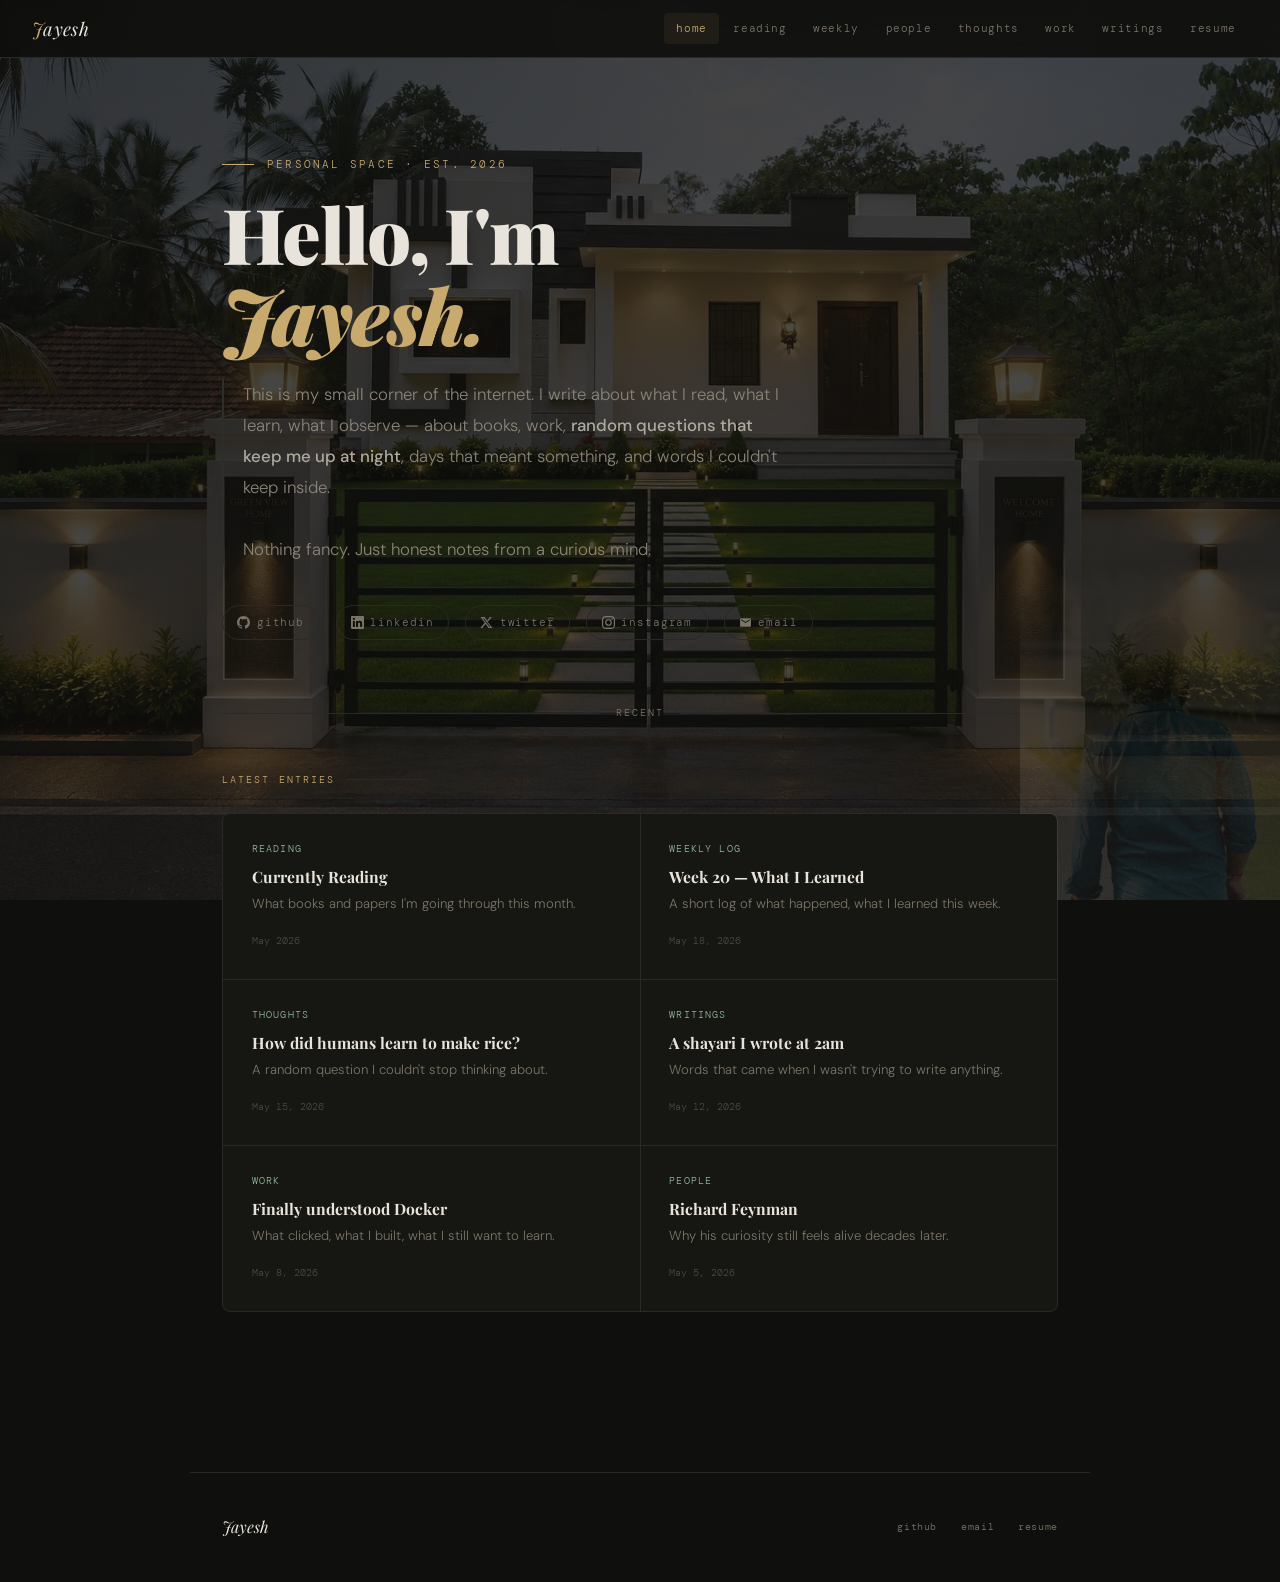
<file: index.html>
<!DOCTYPE html>
<html lang="en">
<head>
  <meta charset="UTF-8" />
  <meta name="viewport" content="width=device-width, initial-scale=1.0" />
  <title>Jayesh — Personal Space</title>
  <link rel="stylesheet" href="css/style.css" />
</head>
<body>

  <div class="site-bg"></div>

  <!-- Floating transparent portrait -->
  <div class="portrait-float">
    <img src="images/me.jpg" alt="" />
  </div>

  <!-- TOP NAV -->
  <header class="topbar">
    <div class="topbar-name"><span>J</span>ayesh</div>
    <nav class="topbar-nav">
      <a href="index.html" class="active">home</a>
      <a href="reading.html">reading</a>
      <a href="weekly.html">weekly</a>
      <a href="personalities.html">people</a>
      <a href="thoughts.html">thoughts</a>
      <a href="work.html">work</a>
      <a href="writings.html">writings</a>
      <a href="resume.html">resume</a>
    </nav>
  </header>

  <!-- HERO -->
  <section class="hero">
    <div class="hero-eyebrow">Personal space · Est. 2026</div>
    <h1>
      Hello, I'm
      <em>Jayesh.</em>
    </h1>
    <p class="hero-desc">
      This is my small corner of the internet. I write about what I read,
      what I learn, what I observe — about books, work,
      <strong>random questions that keep me up at night</strong>,
      days that meant something, and words I couldn't keep inside.<br /><br />
      Nothing fancy. Just honest notes from a curious mind.
    </p>

    <!-- SOCIAL LINKS — update your handles below -->
    <div class="social-links">

      <a class="social-link" href="https://github.com/Jayesh251" target="_blank">
        <svg viewBox="0 0 24 24"><path d="M12 0C5.37 0 0 5.37 0 12c0 5.3 3.44 9.8 8.2 11.38.6.1.82-.26.82-.58v-2.03c-3.34.72-4.04-1.6-4.04-1.6-.54-1.38-1.33-1.74-1.33-1.74-1.09-.74.08-.73.08-.73 1.2.08 1.84 1.24 1.84 1.24 1.07 1.83 2.8 1.3 3.49 1 .1-.78.42-1.31.76-1.61-2.67-.3-5.47-1.33-5.47-5.93 0-1.31.47-2.38 1.24-3.22-.13-.3-.54-1.52.12-3.17 0 0 1-.32 3.3 1.23a11.5 11.5 0 0 1 3-.4c1.02.005 2.04.14 3 .4 2.28-1.55 3.29-1.23 3.29-1.23.66 1.65.25 2.87.12 3.17.77.84 1.24 1.91 1.24 3.22 0 4.61-2.81 5.63-5.48 5.92.43.37.81 1.1.81 2.22v3.29c0 .32.22.7.83.58C20.57 21.8 24 17.3 24 12c0-6.63-5.37-12-12-12z"/></svg>
        github
      </a>

      <a class="social-link" href="https://linkedin.com/in/YOUR_LINKEDIN" target="_blank">
        <svg viewBox="0 0 24 24"><path d="M20.45 20.45h-3.55v-5.57c0-1.33-.03-3.04-1.85-3.04-1.85 0-2.13 1.45-2.13 2.94v5.67H9.37V9h3.41v1.56h.05c.48-.9 1.64-1.85 3.37-1.85 3.6 0 4.27 2.37 4.27 5.45v6.29zM5.34 7.43a2.06 2.06 0 1 1 0-4.12 2.06 2.06 0 0 1 0 4.12zm1.78 13.02H3.56V9h3.56v11.45zM22.23 0H1.77C.79 0 0 .77 0 1.72v20.56C0 23.23.79 24 1.77 24h20.46c.98 0 1.77-.77 1.77-1.72V1.72C24 .77 23.21 0 22.23 0z"/></svg>
        linkedin
      </a>

      <a class="social-link" href="https://twitter.com/YOUR_TWITTER" target="_blank">
        <svg viewBox="0 0 24 24"><path d="M18.24 2h3.54l-7.74 8.85L23 22h-7.13l-5.58-7.3L4.1 22H.55l8.28-9.46L1 2h7.3l5.04 6.6L18.24 2zm-1.24 18h1.96L7.12 4H5.02L17 20z"/></svg>
        twitter
      </a>

      <a class="social-link" href="https://instagram.com/YOUR_INSTAGRAM" target="_blank">
        <svg viewBox="0 0 24 24"><path d="M12 2.16c3.2 0 3.58.01 4.85.07 3.25.15 4.77 1.69 4.92 4.92.06 1.27.07 1.65.07 4.85 0 3.2-.01 3.58-.07 4.85-.15 3.23-1.66 4.77-4.92 4.92-1.27.06-1.64.07-4.85.07-3.2 0-3.58-.01-4.85-.07-3.26-.15-4.77-1.7-4.92-4.92C2.17 15.58 2.16 15.2 2.16 12c0-3.2.01-3.58.07-4.85C2.38 3.69 3.9 2.15 7.15 2.23 8.42 2.17 8.8 2.16 12 2.16zM12 0C8.74 0 8.33.01 7.05.07 2.7.27.27 2.7.07 7.05.01 8.33 0 8.74 0 12c0 3.26.01 3.67.07 4.95.2 4.36 2.62 6.78 6.98 6.98C8.33 23.99 8.74 24 12 24c3.26 0 3.67-.01 4.95-.07 4.35-.2 6.78-2.62 6.98-6.98.06-1.28.07-1.69.07-4.95 0-3.26-.01-3.67-.07-4.95-.2-4.35-2.62-6.78-6.98-6.98C15.67.01 15.26 0 12 0zm0 5.84a6.16 6.16 0 1 0 0 12.32A6.16 6.16 0 0 0 12 5.84zM12 16a4 4 0 1 1 0-8 4 4 0 0 1 0 8zm6.4-11.85a1.44 1.44 0 1 0 0 2.88 1.44 1.44 0 0 0 0-2.88z"/></svg>
        instagram
      </a>

      <a class="social-link" href="mailto:your@email.com">
        <svg viewBox="0 0 24 24"><path d="M20 4H4c-1.1 0-2 .9-2 2v12c0 1.1.9 2 2 2h16c1.1 0 2-.9 2-2V6c0-1.1-.9-2-2-2zm0 4l-8 5-8-5V6l8 5 8-5v2z"/></svg>
        email
      </a>

    </div>
  </section>

  <div class="divider"><span class="divider-text">recent</span></div>

  <!-- RECENT CARDS -->
  <main class="container">

    <p class="sec-label">Latest entries</p>

    <div class="cards">

      <div class="card">
        <span class="card-tag">Reading</span>
        <h4><a href="reading.html">Currently Reading</a></h4>
        <p>What books and papers I'm going through this month.</p>
        <span class="card-date">May 2026</span>
      </div>

      <div class="card">
        <span class="card-tag">Weekly Log</span>
        <h4><a href="weekly.html">Week 20 — What I Learned</a></h4>
        <p>A short log of what happened, what I learned this week.</p>
        <span class="card-date">May 18, 2026</span>
      </div>

      <div class="card">
        <span class="card-tag">Thoughts</span>
        <h4><a href="thoughts.html">How did humans learn to make rice?</a></h4>
        <p>A random question I couldn't stop thinking about.</p>
        <span class="card-date">May 15, 2026</span>
      </div>

      <div class="card">
        <span class="card-tag">Writings</span>
        <h4><a href="writings.html">A shayari I wrote at 2am</a></h4>
        <p>Words that came when I wasn't trying to write anything.</p>
        <span class="card-date">May 12, 2026</span>
      </div>

      <div class="card">
        <span class="card-tag">Work</span>
        <h4><a href="work.html">Finally understood Docker</a></h4>
        <p>What clicked, what I built, what I still want to learn.</p>
        <span class="card-date">May 8, 2026</span>
      </div>

      <div class="card">
        <span class="card-tag">People</span>
        <h4><a href="personalities.html">Richard Feynman</a></h4>
        <p>Why his curiosity still feels alive decades later.</p>
        <span class="card-date">May 5, 2026</span>
      </div>

    </div>

  </main>

  <footer>
    <span class="foot-name">Jayesh</span>
    <div class="foot-links">
      <a href="https://github.com/Jayesh251" target="_blank">github</a>
      <a href="mailto:your@email.com">email</a>
      <a href="resume.html">resume</a>
    </div>
  </footer>

</body>
</html>
</file>
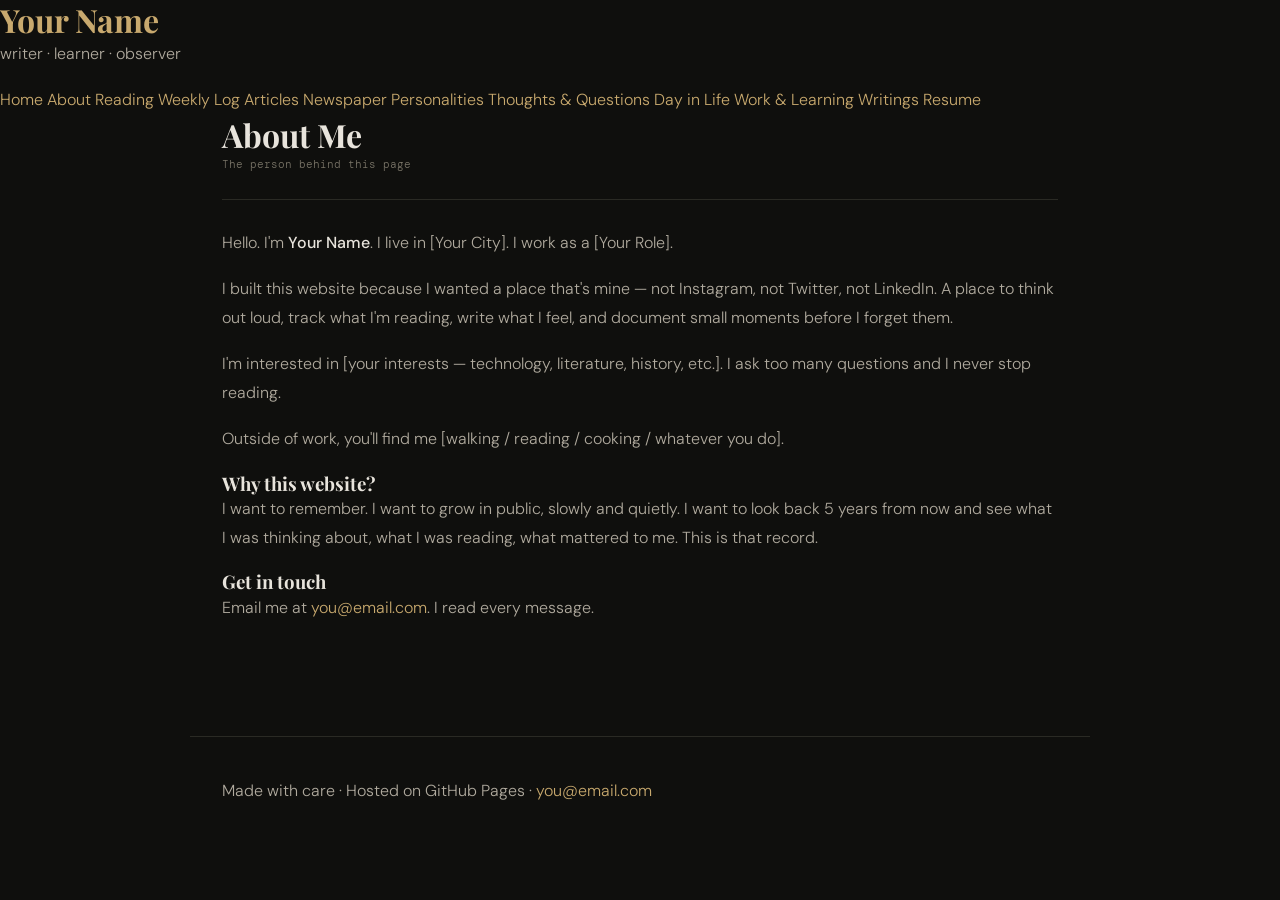
<file: about.html>
<!DOCTYPE html>
<html lang="en">
<head>
  <meta charset="UTF-8" />
  <meta name="viewport" content="width=device-width, initial-scale=1.0" />
  <title>About — Your Name</title>
  <link rel="stylesheet" href="css/style.css" />
  <link href="https://fonts.googleapis.com/css2?family=Lora:ital,wght@0,400;0,600;1,400&family=IBM+Plex+Mono:wght@400;500&display=swap" rel="stylesheet" />
</head>
<body>
  <div class="bg-image"></div>
  <header>
    <div class="header-inner">
      <h1 class="site-name"><a href="index.html">Your Name</a></h1>
      <p class="tagline">writer · learner · observer</p>
    </div>
  </header>
  <nav id="main-nav">
    <a href="index.html">Home</a>
    <a href="about.html" class="active">About</a>
    <a href="reading.html">Reading</a>
    <a href="weekly.html">Weekly Log</a>
    <a href="articles.html">Articles</a>
    <a href="newspaper.html">Newspaper</a>
    <a href="personalities.html">Personalities</a>
    <a href="thoughts.html">Thoughts & Questions</a>
    <a href="daylife.html">Day in Life</a>
    <a href="work.html">Work & Learning</a>
    <a href="writings.html">Writings</a>
    <a href="resume.html">Resume</a>
  </nav>
  <main class="container">
    <div class="post-content">
      <h1>About Me</h1>
      <p class="post-meta">The person behind this page</p>

      <!-- Add your photo here: <img src="images/me.jpg" alt="Your Name" style="width:160px;border-radius:50%;" /> -->

      <p>
        Hello. I'm <strong>Your Name</strong>. I live in [Your City]. I work as a [Your Role].
      </p>

      <p>
        I built this website because I wanted a place that's mine — not Instagram, 
        not Twitter, not LinkedIn. A place to think out loud, track what I'm reading, 
        write what I feel, and document small moments before I forget them.
      </p>

      <p>
        I'm interested in [your interests — technology, literature, history, etc.].
        I ask too many questions and I never stop reading.
      </p>

      <p>
        Outside of work, you'll find me [walking / reading / cooking / whatever you do].
      </p>

      <h3>Why this website?</h3>
      <p>
        I want to remember. I want to grow in public, slowly and quietly. 
        I want to look back 5 years from now and see what I was thinking about, 
        what I was reading, what mattered to me. 
        This is that record.
      </p>

      <h3>Get in touch</h3>
      <p>
        Email me at <a href="mailto:you@email.com">you@email.com</a>. 
        I read every message.
      </p>
    </div>
  </main>
  <footer>
    <p>Made with care · Hosted on GitHub Pages · <a href="mailto:you@email.com">you@email.com</a></p>
  </footer>
</body>
</html>
</file>
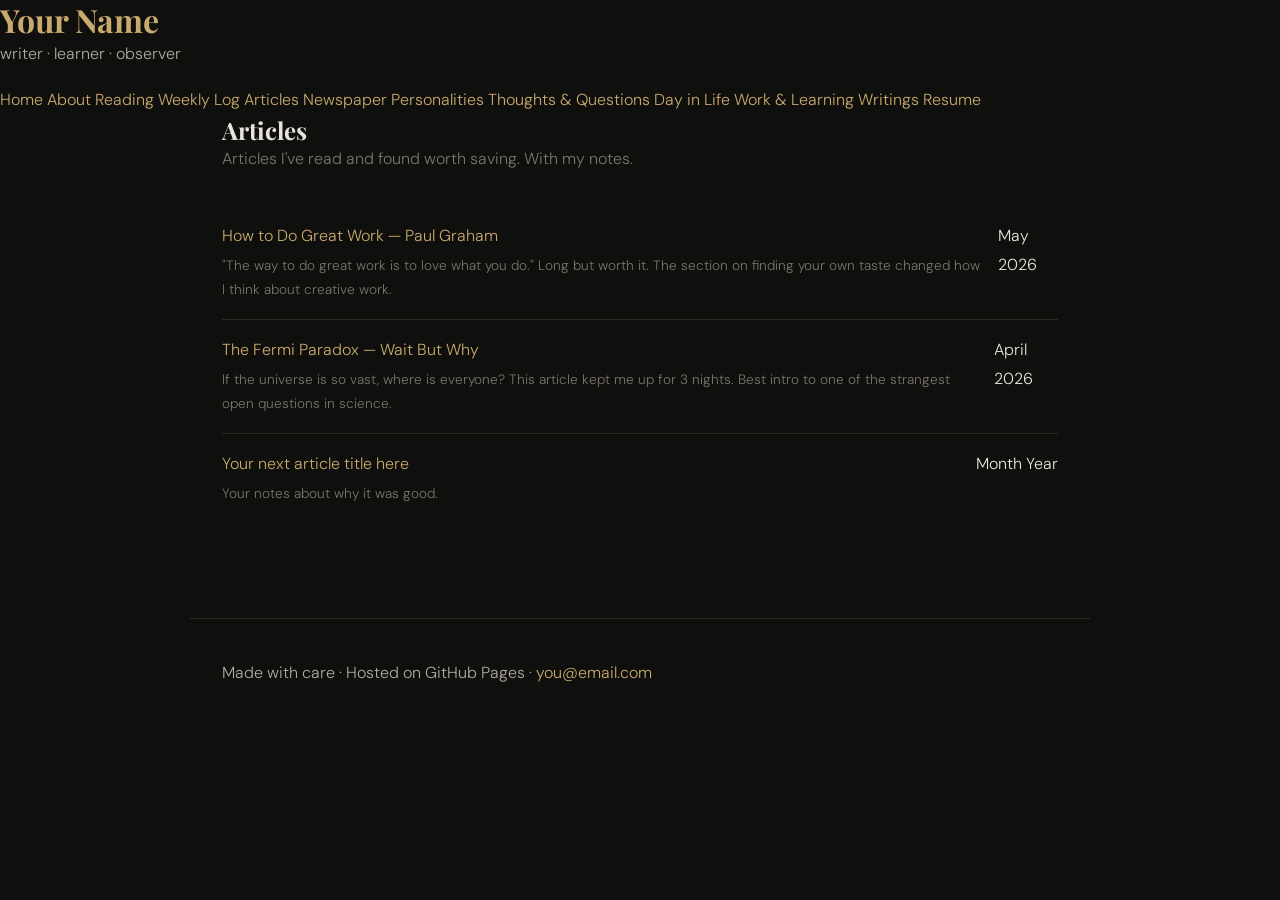
<file: articles.html>
<!DOCTYPE html>
<html lang="en">
<head>
  <meta charset="UTF-8" />
  <meta name="viewport" content="width=device-width, initial-scale=1.0" />
  <title>Articles — Your Name</title>
  <link rel="stylesheet" href="css/style.css" />
  <link href="https://fonts.googleapis.com/css2?family=Lora:ital,wght@0,400;0,600;1,400&family=IBM+Plex+Mono:wght@400;500&display=swap" rel="stylesheet" />
</head>
<body>
  <div class="bg-image"></div>
  <header>
    <div class="header-inner">
      <h1 class="site-name"><a href="index.html">Your Name</a></h1>
      <p class="tagline">writer · learner · observer</p>
    </div>
  </header>
  <nav id="main-nav">
    <a href="index.html">Home</a>
    <a href="about.html">About</a>
    <a href="reading.html">Reading</a>
    <a href="weekly.html">Weekly Log</a>
    <a href="articles.html" class="active">Articles</a>
    <a href="newspaper.html">Newspaper</a>
    <a href="personalities.html">Personalities</a>
    <a href="thoughts.html">Thoughts & Questions</a>
    <a href="daylife.html">Day in Life</a>
    <a href="work.html">Work & Learning</a>
    <a href="writings.html">Writings</a>
    <a href="resume.html">Resume</a>
  </nav>
  <main class="container">
    <h2>Articles</h2>
    <p style="color:var(--muted);margin-bottom:2rem;">Articles I've read and found worth saving. With my notes.</p>

    <ul class="post-list">

      <li>
        <div>
          <a class="post-title" href="https://paulgraham.com/do.html" target="_blank">How to Do Great Work — Paul Graham</a>
          <p style="font-size:0.85rem;color:var(--muted);margin:0.2rem 0 0;">
            "The way to do great work is to love what you do." Long but worth it. 
            The section on finding your own taste changed how I think about creative work.
          </p>
        </div>
        <span class="post-date">May 2026</span>
      </li>

      <li>
        <div>
          <a class="post-title" href="https://waitbutwhy.com/2014/05/fermi-paradox.html" target="_blank">The Fermi Paradox — Wait But Why</a>
          <p style="font-size:0.85rem;color:var(--muted);margin:0.2rem 0 0;">
            If the universe is so vast, where is everyone? This article kept me up for 3 nights. 
            Best intro to one of the strangest open questions in science.
          </p>
        </div>
        <span class="post-date">April 2026</span>
      </li>

      <li>
        <div>
          <a class="post-title" href="#" target="_blank">Your next article title here</a>
          <p style="font-size:0.85rem;color:var(--muted);margin:0.2rem 0 0;">Your notes about why it was good.</p>
        </div>
        <span class="post-date">Month Year</span>
      </li>

    </ul>

    <!-- 
    HOW TO ADD A NEW ARTICLE:
    Copy a <li> block above, update the link, title, and your notes.
    Put newest at the top.
    -->

  </main>
  <footer>
    <p>Made with care · Hosted on GitHub Pages · <a href="mailto:you@email.com">you@email.com</a></p>
  </footer>
</body>
</html>
</file>
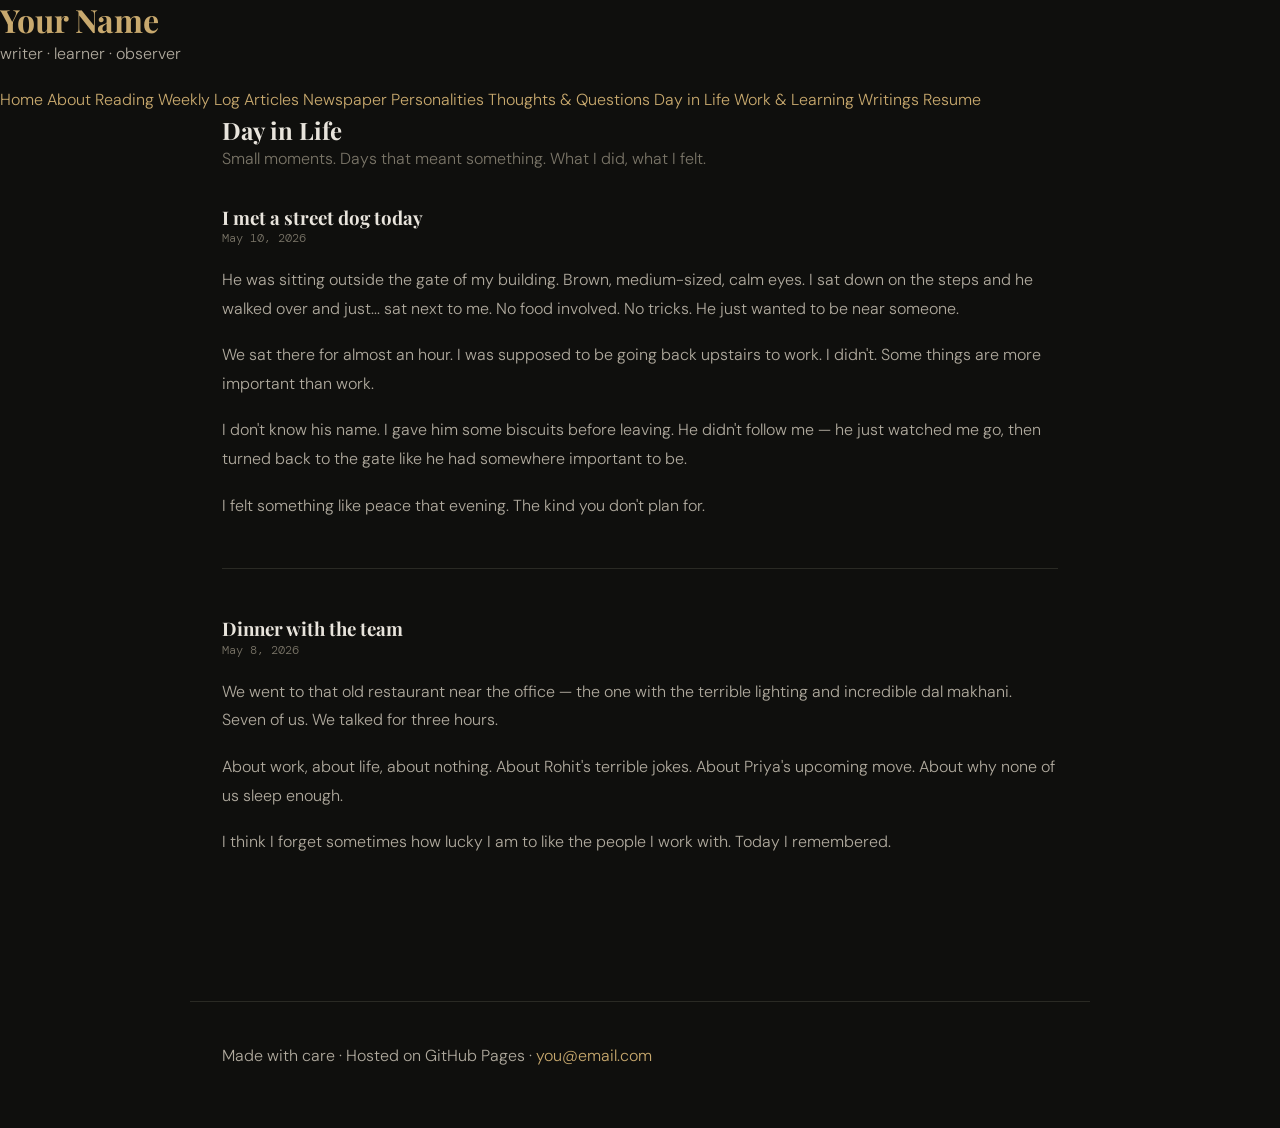
<file: daylife.html>
<!DOCTYPE html>
<html lang="en">
<head>
  <meta charset="UTF-8" />
  <meta name="viewport" content="width=device-width, initial-scale=1.0" />
  <title>Day in Life — Your Name</title>
  <link rel="stylesheet" href="css/style.css" />
  <link href="https://fonts.googleapis.com/css2?family=Lora:ital,wght@0,400;0,600;1,400&family=IBM+Plex+Mono:wght@400;500&display=swap" rel="stylesheet" />
</head>
<body>
  <div class="bg-image"></div>
  <header>
    <div class="header-inner">
      <h1 class="site-name"><a href="index.html">Your Name</a></h1>
      <p class="tagline">writer · learner · observer</p>
    </div>
  </header>
  <nav id="main-nav">
    <a href="index.html">Home</a>
    <a href="about.html">About</a>
    <a href="reading.html">Reading</a>
    <a href="weekly.html">Weekly Log</a>
    <a href="articles.html">Articles</a>
    <a href="newspaper.html">Newspaper</a>
    <a href="personalities.html">Personalities</a>
    <a href="thoughts.html">Thoughts & Questions</a>
    <a href="daylife.html" class="active">Day in Life</a>
    <a href="work.html">Work & Learning</a>
    <a href="writings.html">Writings</a>
    <a href="resume.html">Resume</a>
  </nav>
  <main class="container">
    <h2>Day in Life</h2>
    <p style="color:var(--muted);margin-bottom:2rem;">Small moments. Days that meant something. What I did, what I felt.</p>

    <div style="margin-bottom:3rem;">
      <h3>I met a street dog today</h3>
      <p style="font-family:var(--font-mono);font-size:0.72rem;color:var(--muted);margin-bottom:1rem;">May 10, 2026</p>
      <p>
        He was sitting outside the gate of my building. Brown, medium-sized, calm eyes. 
        I sat down on the steps and he walked over and just... sat next to me. 
        No food involved. No tricks. He just wanted to be near someone.
      </p>
      <p>
        We sat there for almost an hour. I was supposed to be going back upstairs to work. 
        I didn't. Some things are more important than work.
      </p>
      <p>
        I don't know his name. I gave him some biscuits before leaving. He didn't follow me — 
        he just watched me go, then turned back to the gate like he had somewhere important to be.
      </p>
      <p>
        I felt something like peace that evening. The kind you don't plan for.
      </p>
    </div>

    <hr style="border:none;border-top:1px solid var(--border);margin-bottom:3rem;" />

    <div style="margin-bottom:3rem;">
      <h3>Dinner with the team</h3>
      <p style="font-family:var(--font-mono);font-size:0.72rem;color:var(--muted);margin-bottom:1rem;">May 8, 2026</p>
      <p>
        We went to that old restaurant near the office — the one with the terrible lighting 
        and incredible dal makhani. Seven of us. We talked for three hours.
      </p>
      <p>
        About work, about life, about nothing. About Rohit's terrible jokes. 
        About Priya's upcoming move. About why none of us sleep enough.
      </p>
      <p>
        I think I forget sometimes how lucky I am to like the people I work with. 
        Today I remembered.
      </p>
    </div>

    <!-- 
    HOW TO ADD A NEW DAY:
    Copy a block above, paste it at the top, change the title, date, and write what happened.
    Keep it honest. Keep it simple. Write for your future self.
    -->

  </main>
  <footer>
    <p>Made with care · Hosted on GitHub Pages · <a href="mailto:you@email.com">you@email.com</a></p>
  </footer>
</body>
</html>
</file>
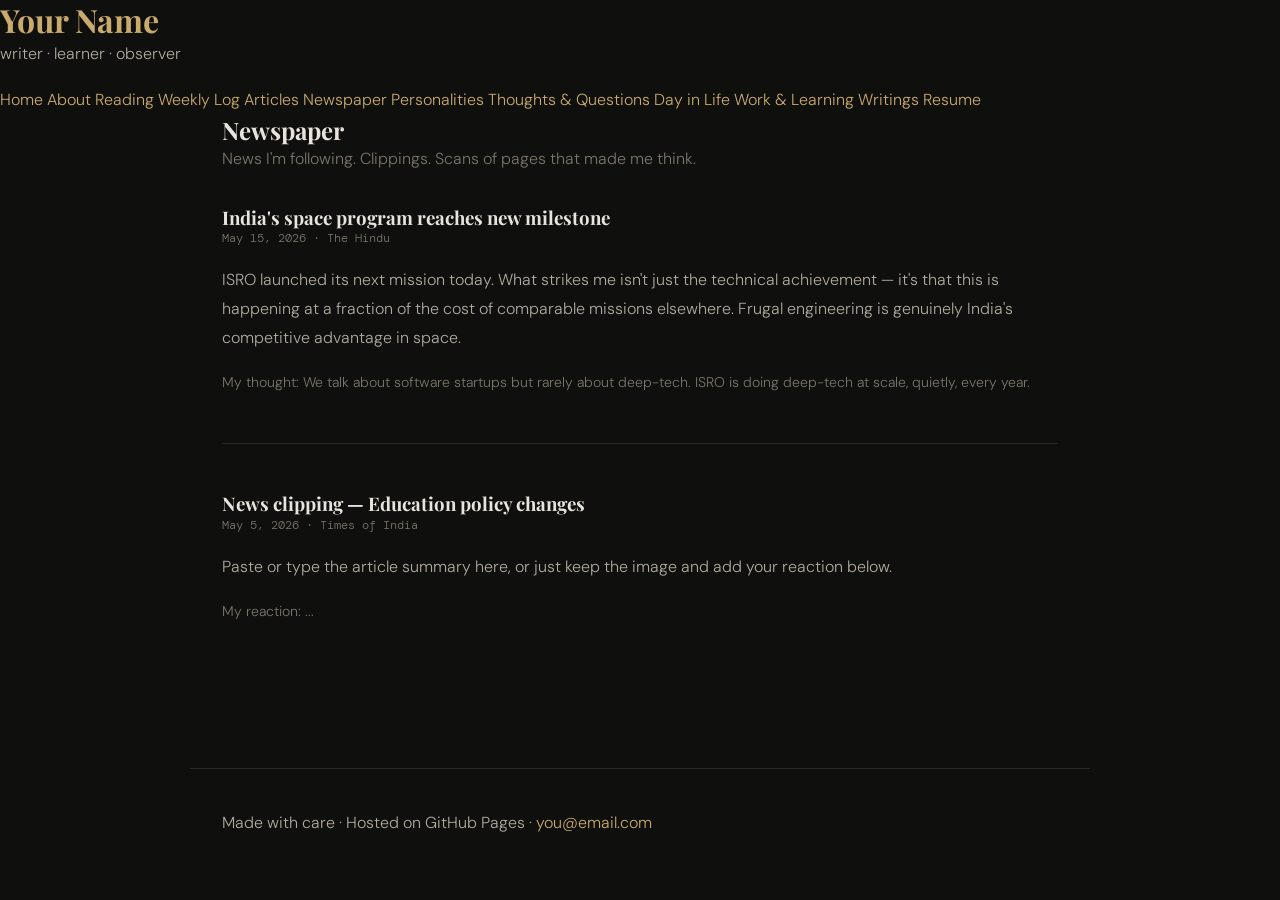
<file: newspaper.html>
<!DOCTYPE html>
<html lang="en">
<head>
  <meta charset="UTF-8" />
  <meta name="viewport" content="width=device-width, initial-scale=1.0" />
  <title>Newspaper — Your Name</title>
  <link rel="stylesheet" href="css/style.css" />
  <link href="https://fonts.googleapis.com/css2?family=Lora:ital,wght@0,400;0,600;1,400&family=IBM+Plex+Mono:wght@400;500&display=swap" rel="stylesheet" />
</head>
<body>
  <div class="bg-image"></div>
  <header>
    <div class="header-inner">
      <h1 class="site-name"><a href="index.html">Your Name</a></h1>
      <p class="tagline">writer · learner · observer</p>
    </div>
  </header>
  <nav id="main-nav">
    <a href="index.html">Home</a>
    <a href="about.html">About</a>
    <a href="reading.html">Reading</a>
    <a href="weekly.html">Weekly Log</a>
    <a href="articles.html">Articles</a>
    <a href="newspaper.html" class="active">Newspaper</a>
    <a href="personalities.html">Personalities</a>
    <a href="thoughts.html">Thoughts & Questions</a>
    <a href="daylife.html">Day in Life</a>
    <a href="work.html">Work & Learning</a>
    <a href="writings.html">Writings</a>
    <a href="resume.html">Resume</a>
  </nav>
  <main class="container">
    <h2>Newspaper</h2>
    <p style="color:var(--muted);margin-bottom:2rem;">News I'm following. Clippings. Scans of pages that made me think.</p>

    <div style="margin-bottom:3rem;">
      <h3>India's space program reaches new milestone</h3>
      <p style="font-family:var(--font-mono);font-size:0.72rem;color:var(--muted);margin-bottom:1rem;">May 15, 2026 · The Hindu</p>

      <p>
        ISRO launched its next mission today. What strikes me isn't just the technical achievement — 
        it's that this is happening at a fraction of the cost of comparable missions elsewhere.
        Frugal engineering is genuinely India's competitive advantage in space.
      </p>

      <!-- If you have a newspaper image, add it like this: -->
      <!-- <img src="images/newspaper-may15.jpg" alt="Newspaper clipping May 15" class="newspaper-img" /> -->

      <p style="font-size:0.88rem;color:var(--muted);">
        My thought: We talk about software startups but rarely about deep-tech. 
        ISRO is doing deep-tech at scale, quietly, every year.
      </p>
    </div>

    <hr style="border:none;border-top:1px solid var(--border);margin-bottom:3rem;" />

    <div style="margin-bottom:3rem;">
      <h3>News clipping — Education policy changes</h3>
      <p style="font-family:var(--font-mono);font-size:0.72rem;color:var(--muted);margin-bottom:1rem;">May 5, 2026 · Times of India</p>

      <!-- Uncomment and update the path when you add your image: -->
      <!-- <img src="images/newspaper-may5.jpg" alt="Education news clipping" class="newspaper-img" /> -->

      <p>Paste or type the article summary here, or just keep the image and add your reaction below.</p>

      <p style="font-size:0.88rem;color:var(--muted);">My reaction: ...</p>
    </div>

    <!-- 
    HOW TO ADD A NEWSPAPER ENTRY WITH IMAGE:
    1. Take a photo of the newspaper page
    2. Copy it into the images/ folder: cp ~/Downloads/photo.jpg images/newspaper-date.jpg
    3. Add this block:

    <div style="margin-bottom:3rem;">
      <h3>Headline you want to save</h3>
      <p style="font-family:var(--font-mono);font-size:0.72rem;color:var(--muted);margin-bottom:1rem;">DATE · Source</p>
      <img src="images/newspaper-date.jpg" alt="description" class="newspaper-img" />
      <p>Your thoughts about this news.</p>
    </div>
    -->

  </main>
  <footer>
    <p>Made with care · Hosted on GitHub Pages · <a href="mailto:you@email.com">you@email.com</a></p>
  </footer>
</body>
</html>
</file>
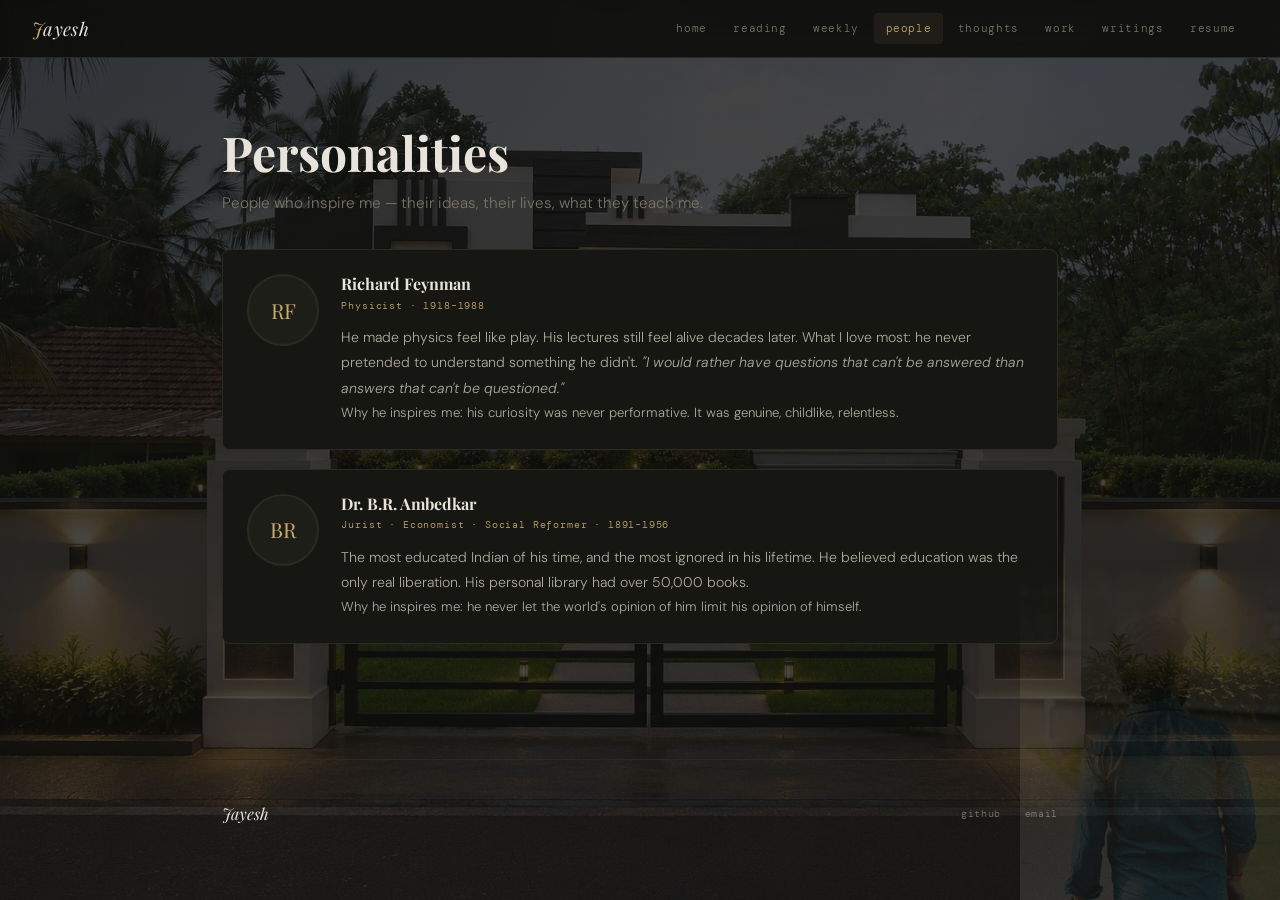
<file: personalities.html>
<!DOCTYPE html>
<html lang="en">
<head>
  <meta charset="UTF-8" /><meta name="viewport" content="width=device-width, initial-scale=1.0" />
  <title>People — Jayesh</title>
  <link rel="stylesheet" href="css/style.css" />
</head>
<body>
  <div class="site-bg"></div>
  <div class="portrait-float"><img src="images/me.jpg" alt="" /></div>

  <header class="topbar">
    <div class="topbar-name"><span>J</span>ayesh</div>
    <nav class="topbar-nav">
      <a href="index.html">home</a>
      <a href="reading.html">reading</a>
      <a href="weekly.html">weekly</a>
      <a href="personalities.html" class="active">people</a>
      <a href="thoughts.html">thoughts</a>
      <a href="work.html">work</a>
      <a href="writings.html">writings</a>
      <a href="resume.html">resume</a>
    </nav>
  </header>

  <div class="page-header">
    <h2>Personalities</h2>
    <p>People who inspire me — their ideas, their lives, what they teach me.</p>
  </div>

  <main class="container">

    <div class="person-card">
      <div class="person-avatar">RF</div>
      <div>
        <h4>Richard Feynman</h4>
        <span class="role">Physicist · 1918–1988</span>
        <p>He made physics feel like play. His lectures still feel alive decades later. What I love most: he never pretended to understand something he didn't. <em>"I would rather have questions that can't be answered than answers that can't be questioned."</em></p>
        <p style="font-size:0.82rem;">Why he inspires me: his curiosity was never performative. It was genuine, childlike, relentless.</p>
      </div>
    </div>

    <div class="person-card">
      <div class="person-avatar">BR</div>
      <div>
        <h4>Dr. B.R. Ambedkar</h4>
        <span class="role">Jurist · Economist · Social Reformer · 1891–1956</span>
        <p>The most educated Indian of his time, and the most ignored in his lifetime. He believed education was the only real liberation. His personal library had over 50,000 books.</p>
        <p style="font-size:0.82rem;">Why he inspires me: he never let the world's opinion of him limit his opinion of himself.</p>
      </div>
    </div>

    <!-- TO ADD: copy a person-card block, update initials, name, role, and description -->
    <!-- To add a photo: put it in images/, replace the avatar div with:
         <div class="person-avatar"><img src="images/name.jpg" alt="Name" /></div> -->

  </main>

  <footer>
    <span class="foot-name">Jayesh</span>
    <div class="foot-links">
      <a href="https://github.com/Jayesh251" target="_blank">github</a>
      <a href="mailto:your@email.com">email</a>
    </div>
  </footer>
</body>
</html>
</file>
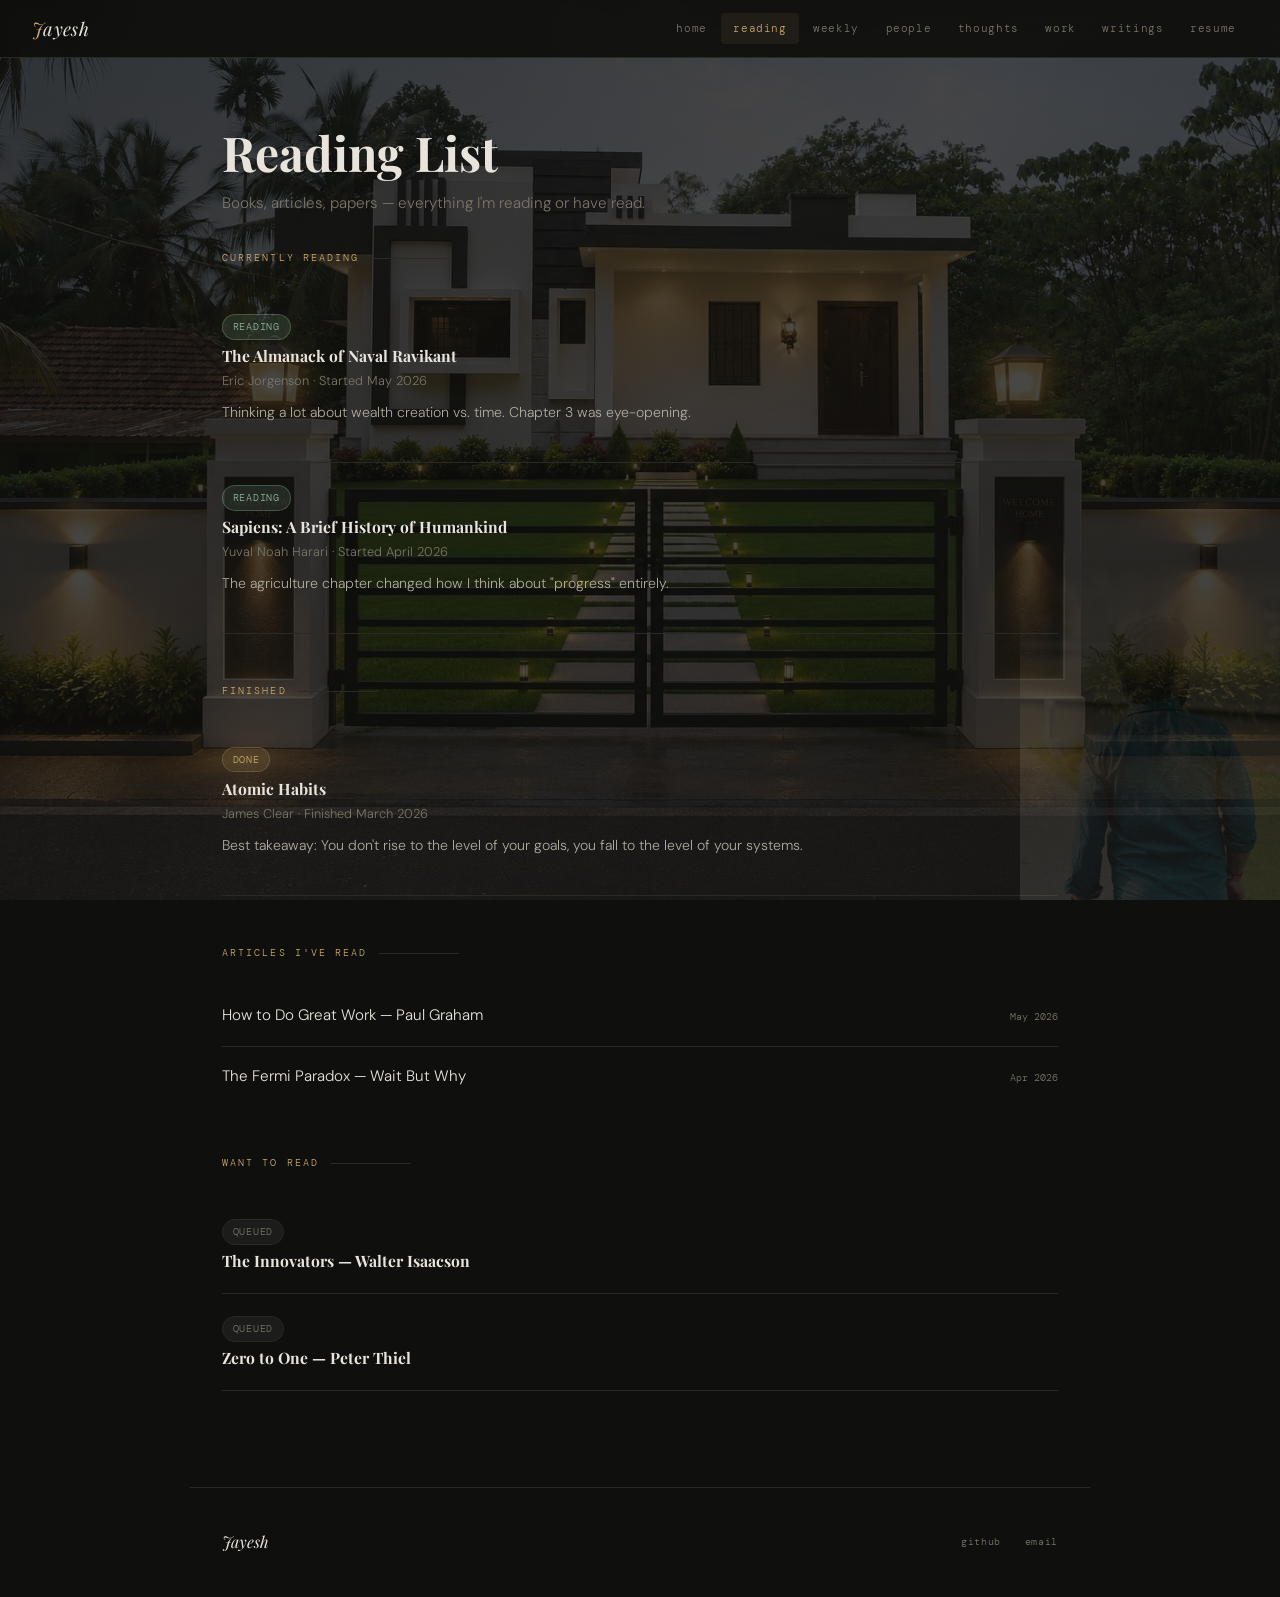
<file: reading.html>
<!DOCTYPE html>
<html lang="en">
<head>
  <meta charset="UTF-8" /><meta name="viewport" content="width=device-width, initial-scale=1.0" />
  <title>Reading — Jayesh</title>
  <link rel="stylesheet" href="css/style.css" />
</head>
<body>
  <div class="site-bg"></div>
  <div class="portrait-float"><img src="images/me.jpg" alt="" /></div>

  <header class="topbar">
    <div class="topbar-name"><span>J</span>ayesh</div>
    <nav class="topbar-nav">
      <a href="index.html">home</a>
      <a href="reading.html" class="active">reading</a>
      <a href="weekly.html">weekly</a>
      <a href="personalities.html">people</a>
      <a href="thoughts.html">thoughts</a>
      <a href="work.html">work</a>
      <a href="writings.html">writings</a>
      <a href="resume.html">resume</a>
    </nav>
  </header>

  <div class="page-header">
    <h2>Reading List</h2>
    <p>Books, articles, papers — everything I'm reading or have read.</p>
  </div>

  <main class="container">

    <p class="sec-label">Currently reading</p>

    <div class="reading-item">
      <span class="badge badge-reading">Reading</span>
      <h4>The Almanack of Naval Ravikant</h4>
      <p class="author">Eric Jorgenson · Started May 2026</p>
      <p class="note">Thinking a lot about wealth creation vs. time. Chapter 3 was eye-opening.</p>
    </div>

    <div class="reading-item">
      <span class="badge badge-reading">Reading</span>
      <h4>Sapiens: A Brief History of Humankind</h4>
      <p class="author">Yuval Noah Harari · Started April 2026</p>
      <p class="note">The agriculture chapter changed how I think about "progress" entirely.</p>
    </div>

    <p class="sec-label" style="margin-top:3rem;">Finished</p>

    <div class="reading-item">
      <span class="badge badge-done">Done</span>
      <h4>Atomic Habits</h4>
      <p class="author">James Clear · Finished March 2026</p>
      <p class="note">Best takeaway: You don't rise to the level of your goals, you fall to the level of your systems.</p>
    </div>

    <p class="sec-label" style="margin-top:3rem;">Articles I've read</p>

    <ul class="post-list">
      <li>
        <a class="title" href="https://paulgraham.com/do.html" target="_blank">How to Do Great Work — Paul Graham</a>
        <span class="date">May 2026</span>
      </li>
      <li>
        <a class="title" href="https://waitbutwhy.com/2014/05/fermi-paradox.html" target="_blank">The Fermi Paradox — Wait But Why</a>
        <span class="date">Apr 2026</span>
      </li>
    </ul>

    <p class="sec-label" style="margin-top:3rem;">Want to read</p>

    <div class="reading-item">
      <span class="badge badge-want">Queued</span>
      <h4>The Innovators — Walter Isaacson</h4>
    </div>
    <div class="reading-item">
      <span class="badge badge-want">Queued</span>
      <h4>Zero to One — Peter Thiel</h4>
    </div>

  </main>

  <footer>
    <span class="foot-name">Jayesh</span>
    <div class="foot-links">
      <a href="https://github.com/Jayesh251" target="_blank">github</a>
      <a href="mailto:your@email.com">email</a>
    </div>
  </footer>
</body>
</html>
</file>
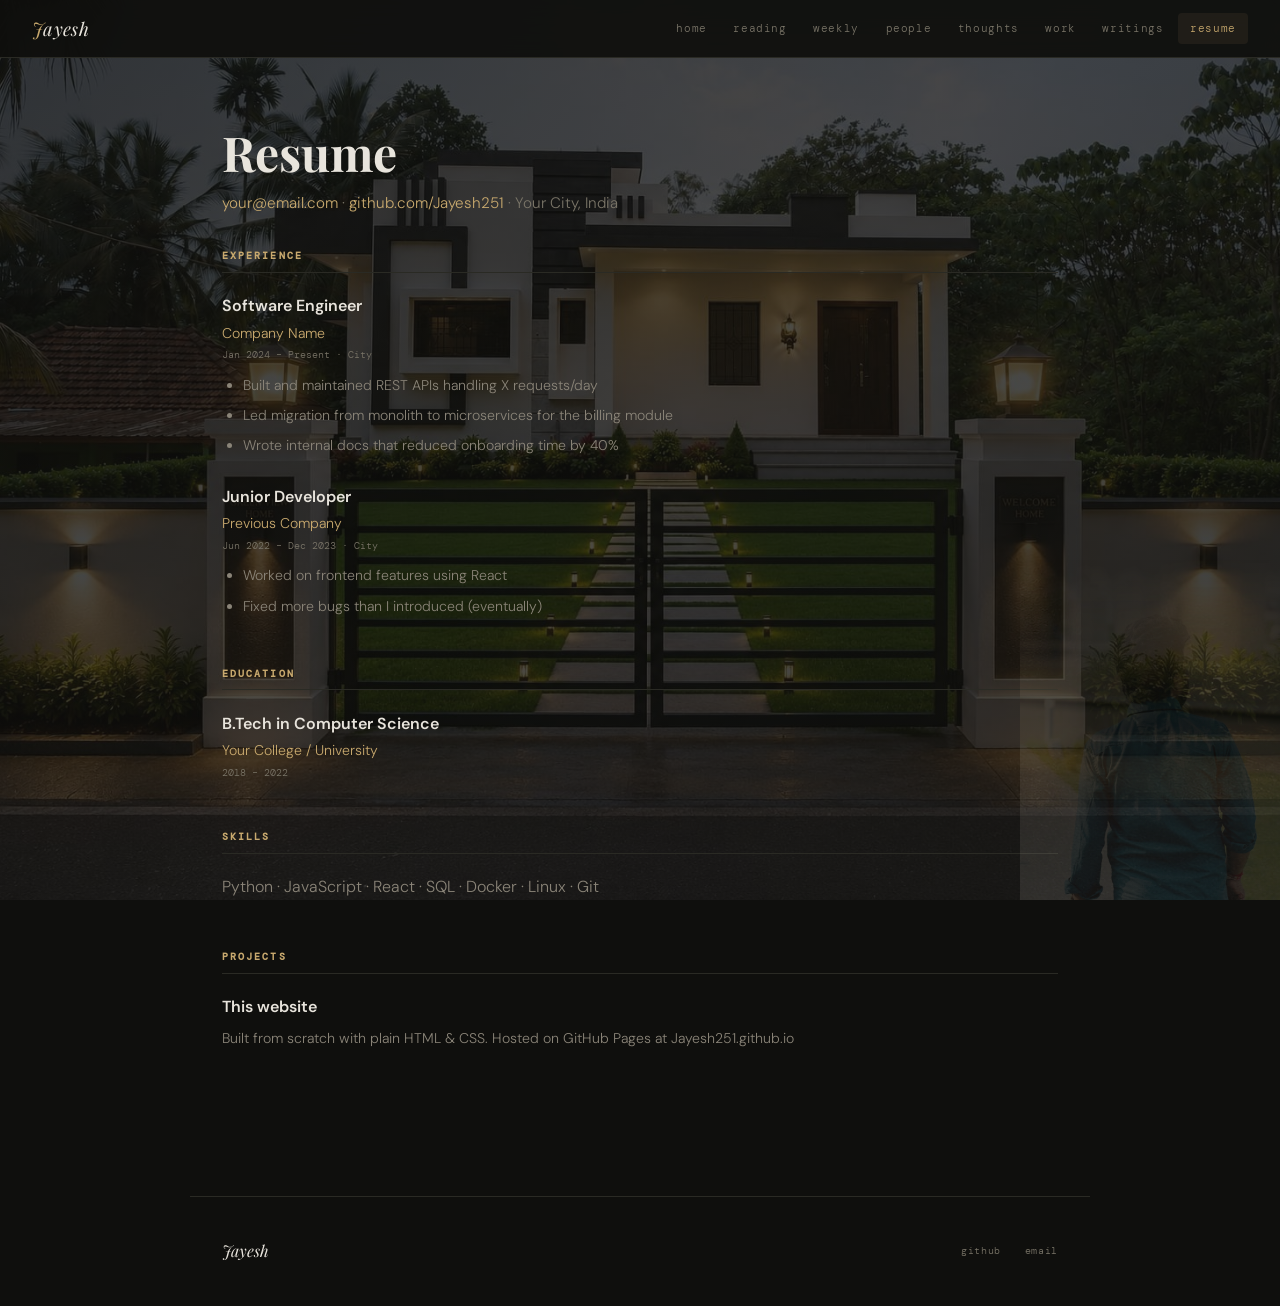
<file: resume.html>
<!DOCTYPE html>
<html lang="en">
<head>
  <meta charset="UTF-8" /><meta name="viewport" content="width=device-width, initial-scale=1.0" />
  <title>Resume — Jayesh</title>
  <link rel="stylesheet" href="css/style.css" />
</head>
<body>
  <div class="site-bg"></div>
  <div class="portrait-float"><img src="images/me.jpg" alt="" /></div>

  <header class="topbar">
    <div class="topbar-name"><span>J</span>ayesh</div>
    <nav class="topbar-nav">
      <a href="index.html">home</a>
      <a href="reading.html">reading</a>
      <a href="weekly.html">weekly</a>
      <a href="personalities.html">people</a>
      <a href="thoughts.html">thoughts</a>
      <a href="work.html">work</a>
      <a href="writings.html">writings</a>
      <a href="resume.html" class="active">resume</a>
    </nav>
  </header>

  <div class="page-header">
    <h2>Resume</h2>
    <p>
      <a href="mailto:your@email.com">your@email.com</a> ·
      <a href="https://github.com/Jayesh251" target="_blank">github.com/Jayesh251</a> ·
      Your City, India
    </p>
  </div>

  <main class="container">

    <div class="resume-block">
      <h3>Experience</h3>

      <div class="job">
        <div class="title">Software Engineer</div>
        <div class="company">Company Name</div>
        <div class="period">Jan 2024 – Present · City</div>
        <ul>
          <li>Built and maintained REST APIs handling X requests/day</li>
          <li>Led migration from monolith to microservices for the billing module</li>
          <li>Wrote internal docs that reduced onboarding time by 40%</li>
        </ul>
      </div>

      <div class="job">
        <div class="title">Junior Developer</div>
        <div class="company">Previous Company</div>
        <div class="period">Jun 2022 – Dec 2023 · City</div>
        <ul>
          <li>Worked on frontend features using React</li>
          <li>Fixed more bugs than I introduced (eventually)</li>
        </ul>
      </div>
    </div>

    <div class="resume-block">
      <h3>Education</h3>
      <div class="job">
        <div class="title">B.Tech in Computer Science</div>
        <div class="company">Your College / University</div>
        <div class="period">2018 – 2022</div>
      </div>
    </div>

    <div class="resume-block">
      <h3>Skills</h3>
      <p style="color:#8a8478;">Python · JavaScript · React · SQL · Docker · Linux · Git</p>
    </div>

    <div class="resume-block">
      <h3>Projects</h3>
      <div class="job">
        <div class="title">This website</div>
        <p style="font-size:0.88rem;color:#8a8478;margin-top:0.3rem;">Built from scratch with plain HTML & CSS. Hosted on GitHub Pages at Jayesh251.github.io</p>
      </div>
    </div>

  </main>

  <footer>
    <span class="foot-name">Jayesh</span>
    <div class="foot-links">
      <a href="https://github.com/Jayesh251" target="_blank">github</a>
      <a href="mailto:your@email.com">email</a>
    </div>
  </footer>
</body>
</html>
</file>
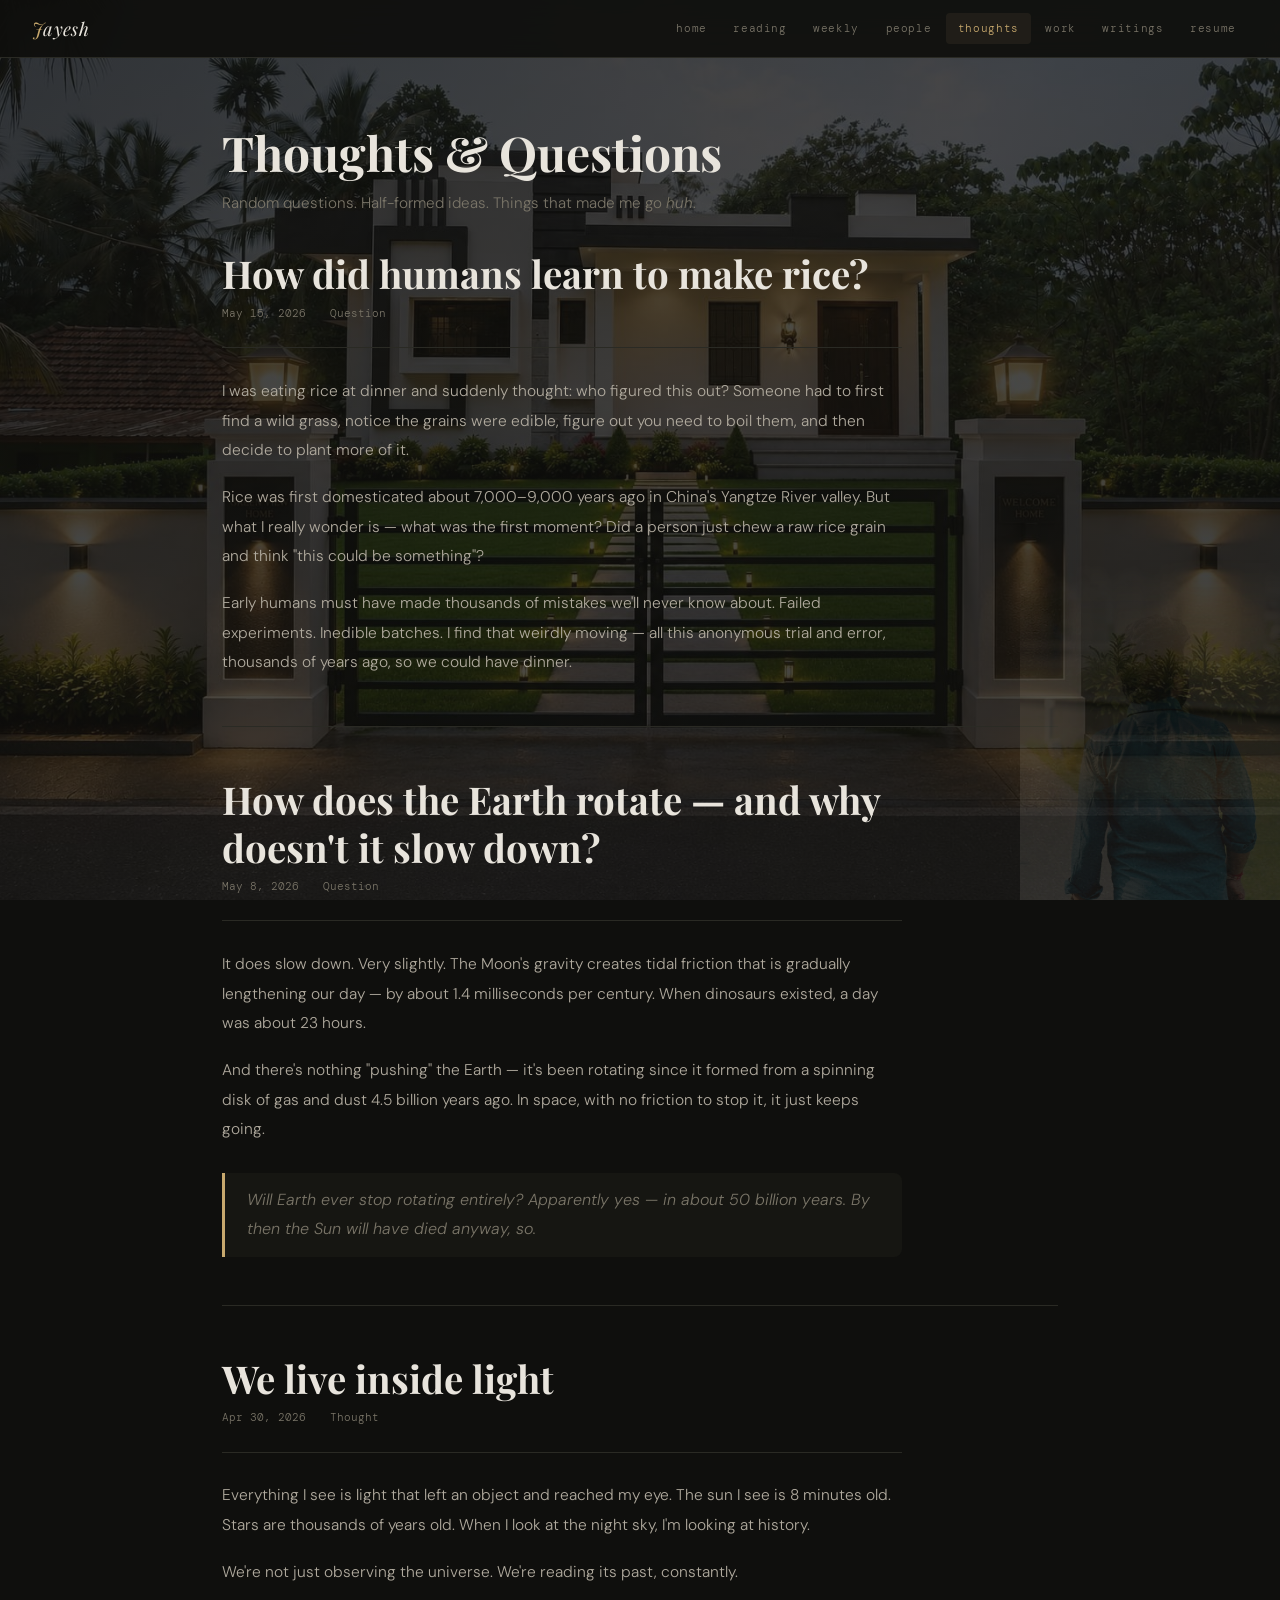
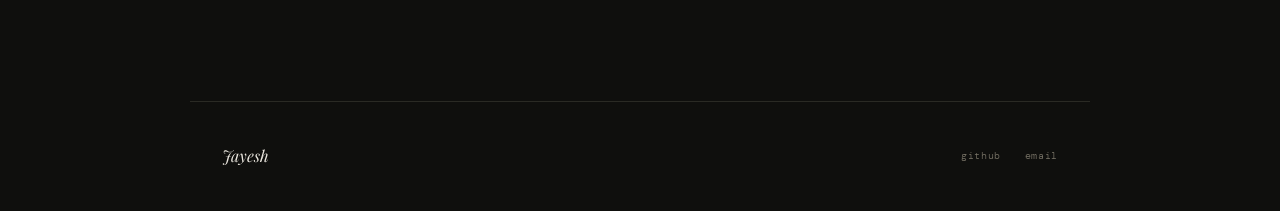
<file: thoughts.html>
<!DOCTYPE html>
<html lang="en">
<head>
  <meta charset="UTF-8" /><meta name="viewport" content="width=device-width, initial-scale=1.0" />
  <title>Thoughts — Jayesh</title>
  <link rel="stylesheet" href="css/style.css" />
</head>
<body>
  <div class="site-bg"></div>
  <div class="portrait-float"><img src="images/me.jpg" alt="" /></div>

  <header class="topbar">
    <div class="topbar-name"><span>J</span>ayesh</div>
    <nav class="topbar-nav">
      <a href="index.html">home</a>
      <a href="reading.html">reading</a>
      <a href="weekly.html">weekly</a>
      <a href="personalities.html">people</a>
      <a href="thoughts.html" class="active">thoughts</a>
      <a href="work.html">work</a>
      <a href="writings.html">writings</a>
      <a href="resume.html">resume</a>
    </nav>
  </header>

  <div class="page-header">
    <h2>Thoughts & Questions</h2>
    <p>Random questions. Half-formed ideas. Things that made me go <em>huh</em>.</p>
  </div>

  <main class="container">

    <div class="post-body">
      <h1>How did humans learn to make rice?</h1>
      <div class="post-meta"><span>May 15, 2026</span><span>Question</span></div>
      <p>I was eating rice at dinner and suddenly thought: who figured this out? Someone had to first find a wild grass, notice the grains were edible, figure out you need to boil them, and then decide to plant more of it.</p>
      <p>Rice was first domesticated about 7,000–9,000 years ago in China's Yangtze River valley. But what I really wonder is — what was the first moment? Did a person just chew a raw rice grain and think "this could be something"?</p>
      <p>Early humans must have made thousands of mistakes we'll never know about. Failed experiments. Inedible batches. I find that weirdly moving — all this anonymous trial and error, thousands of years ago, so we could have dinner.</p>
    </div>

    <hr style="border:none;border-top:1px solid var(--border);margin:3rem 0;" />

    <div class="post-body">
      <h1>How does the Earth rotate — and why doesn't it slow down?</h1>
      <div class="post-meta"><span>May 8, 2026</span><span>Question</span></div>
      <p>It does slow down. Very slightly. The Moon's gravity creates tidal friction that is gradually lengthening our day — by about 1.4 milliseconds per century. When dinosaurs existed, a day was about 23 hours.</p>
      <p>And there's nothing "pushing" the Earth — it's been rotating since it formed from a spinning disk of gas and dust 4.5 billion years ago. In space, with no friction to stop it, it just keeps going.</p>
      <blockquote>Will Earth ever stop rotating entirely? Apparently yes — in about 50 billion years. By then the Sun will have died anyway, so.</blockquote>
    </div>

    <hr style="border:none;border-top:1px solid var(--border);margin:3rem 0;" />

    <div class="post-body">
      <h1>We live inside light</h1>
      <div class="post-meta"><span>Apr 30, 2026</span><span>Thought</span></div>
      <p>Everything I see is light that left an object and reached my eye. The sun I see is 8 minutes old. Stars are thousands of years old. When I look at the night sky, I'm looking at history.</p>
      <p>We're not just observing the universe. We're reading its past, constantly.</p>
    </div>

  </main>

  <footer>
    <span class="foot-name">Jayesh</span>
    <div class="foot-links">
      <a href="https://github.com/Jayesh251" target="_blank">github</a>
      <a href="mailto:your@email.com">email</a>
    </div>
  </footer>
</body>
</html>
</file>
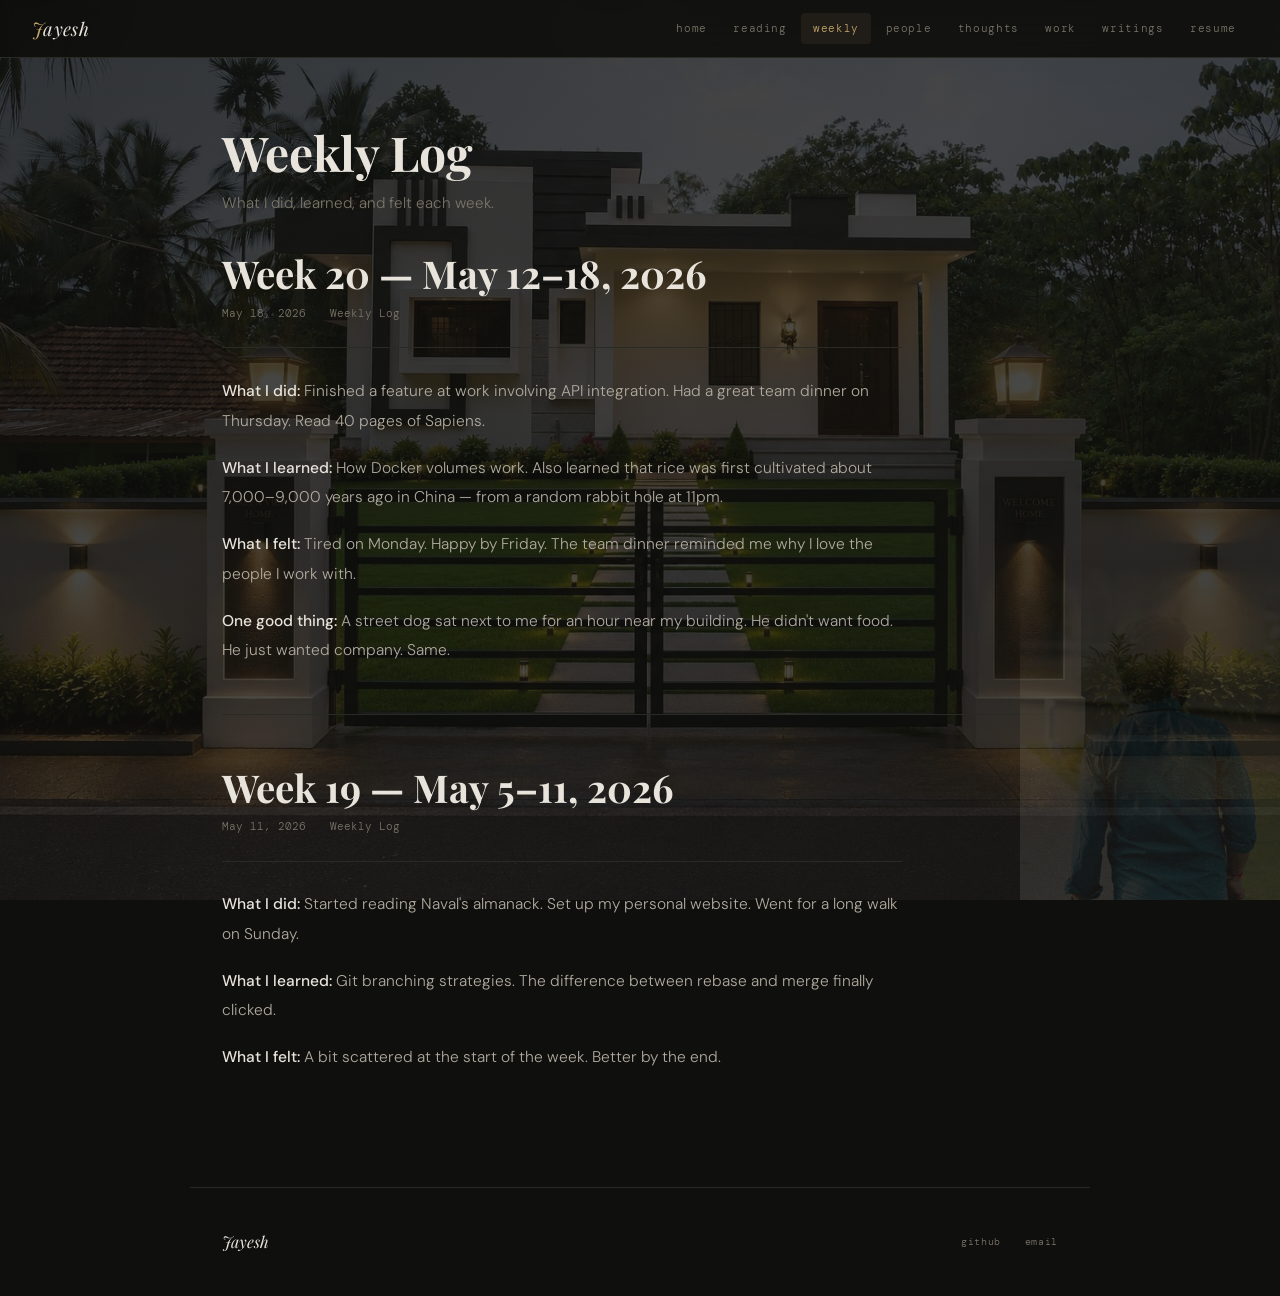
<file: weekly.html>
<!DOCTYPE html>
<html lang="en">
<head>
  <meta charset="UTF-8" /><meta name="viewport" content="width=device-width, initial-scale=1.0" />
  <title>Weekly Log — Jayesh</title>
  <link rel="stylesheet" href="css/style.css" />
</head>
<body>
  <div class="site-bg"></div>
  <div class="portrait-float"><img src="images/me.jpg" alt="" /></div>

  <header class="topbar">
    <div class="topbar-name"><span>J</span>ayesh</div>
    <nav class="topbar-nav">
      <a href="index.html">home</a>
      <a href="reading.html">reading</a>
      <a href="weekly.html" class="active">weekly</a>
      <a href="personalities.html">people</a>
      <a href="thoughts.html">thoughts</a>
      <a href="work.html">work</a>
      <a href="writings.html">writings</a>
      <a href="resume.html">resume</a>
    </nav>
  </header>

  <div class="page-header">
    <h2>Weekly Log</h2>
    <p>What I did, learned, and felt each week.</p>
  </div>

  <main class="container">

    <div class="post-body">

      <h1>Week 20 — May 12–18, 2026</h1>
      <div class="post-meta">
        <span>May 18, 2026</span>
        <span>Weekly Log</span>
      </div>

      <p><strong>What I did:</strong> Finished a feature at work involving API integration. Had a great team dinner on Thursday. Read 40 pages of Sapiens.</p>

      <p><strong>What I learned:</strong> How Docker volumes work. Also learned that rice was first cultivated about 7,000–9,000 years ago in China — from a random rabbit hole at 11pm.</p>

      <p><strong>What I felt:</strong> Tired on Monday. Happy by Friday. The team dinner reminded me why I love the people I work with.</p>

      <p><strong>One good thing:</strong> A street dog sat next to me for an hour near my building. He didn't want food. He just wanted company. Same.</p>

    </div>

    <hr style="border:none;border-top:1px solid var(--border);margin:3rem 0;" />

    <div class="post-body">

      <h1>Week 19 — May 5–11, 2026</h1>
      <div class="post-meta">
        <span>May 11, 2026</span>
        <span>Weekly Log</span>
      </div>

      <p><strong>What I did:</strong> Started reading Naval's almanack. Set up my personal website. Went for a long walk on Sunday.</p>

      <p><strong>What I learned:</strong> Git branching strategies. The difference between rebase and merge finally clicked.</p>

      <p><strong>What I felt:</strong> A bit scattered at the start of the week. Better by the end.</p>

    </div>

    <!-- TO ADD NEW WEEK: copy a post-body block above, paste it at the TOP, update content -->

  </main>

  <footer>
    <span class="foot-name">Jayesh</span>
    <div class="foot-links">
      <a href="https://github.com/Jayesh251" target="_blank">github</a>
      <a href="mailto:your@email.com">email</a>
    </div>
  </footer>
</body>
</html>
</file>
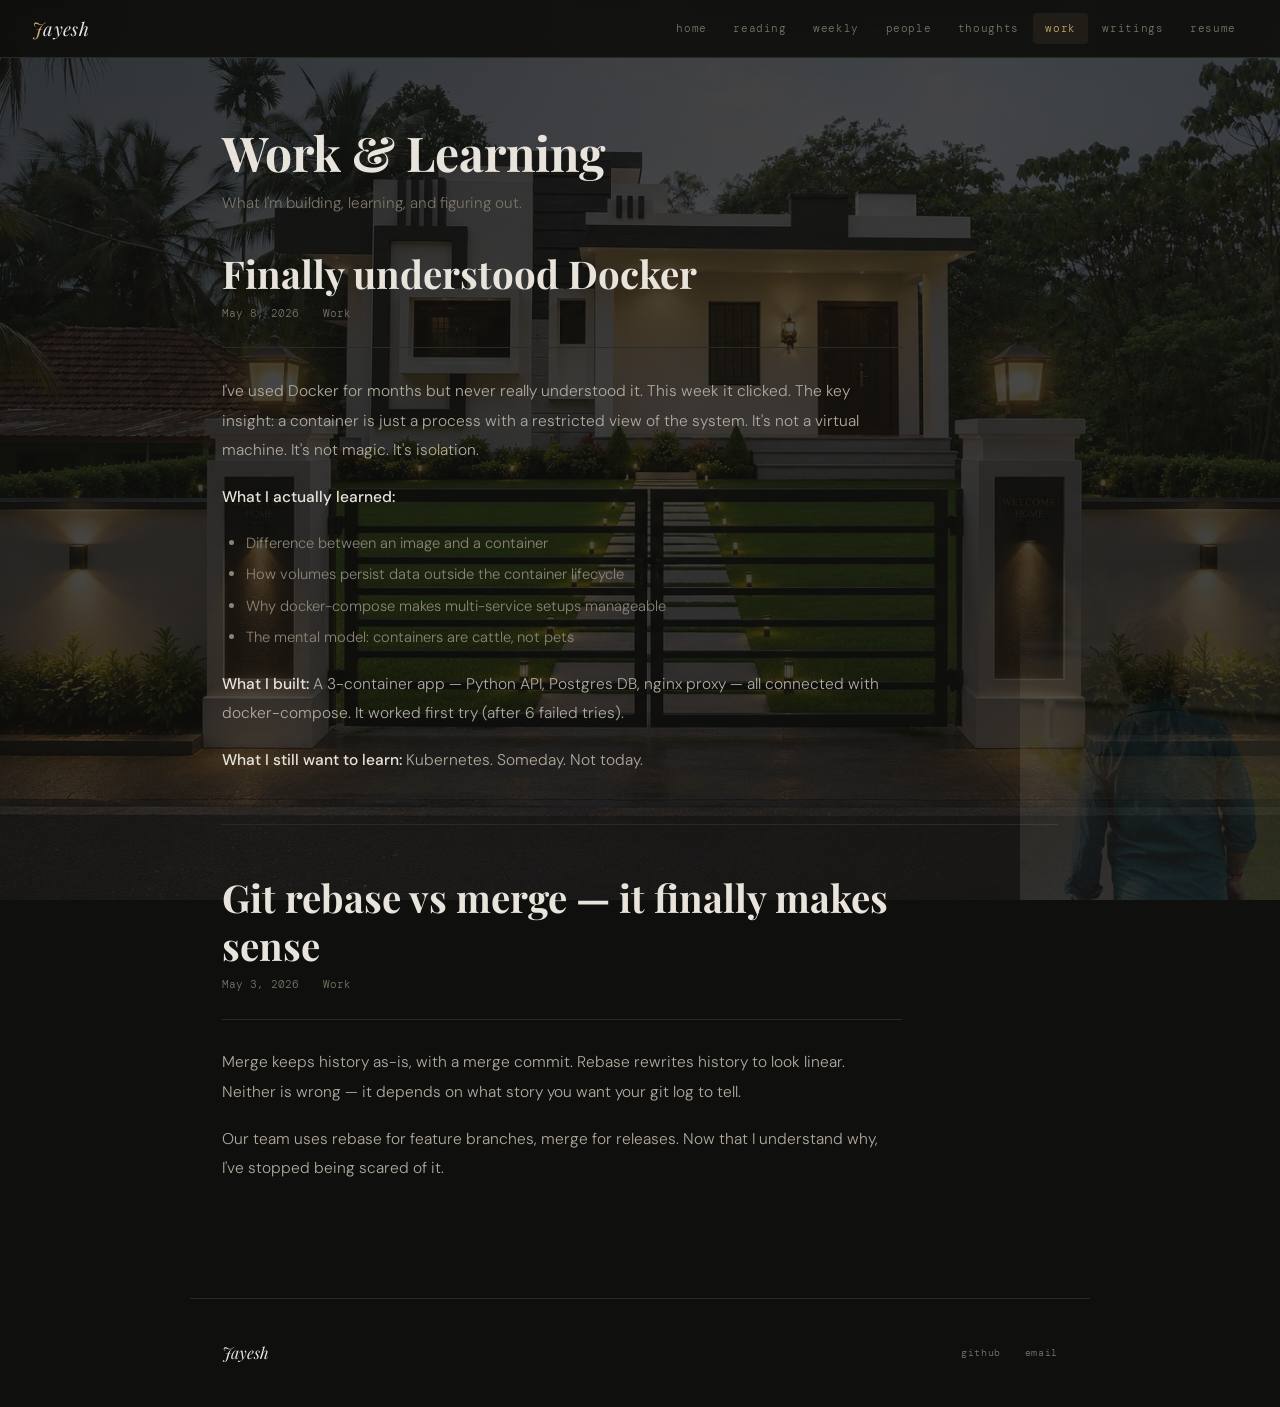
<file: work.html>
<!DOCTYPE html>
<html lang="en">
<head>
  <meta charset="UTF-8" /><meta name="viewport" content="width=device-width, initial-scale=1.0" />
  <title>Work & Learning — Jayesh</title>
  <link rel="stylesheet" href="css/style.css" />
</head>
<body>
  <div class="site-bg"></div>
  <div class="portrait-float"><img src="images/me.jpg" alt="" /></div>

  <header class="topbar">
    <div class="topbar-name"><span>J</span>ayesh</div>
    <nav class="topbar-nav">
      <a href="index.html">home</a>
      <a href="reading.html">reading</a>
      <a href="weekly.html">weekly</a>
      <a href="personalities.html">people</a>
      <a href="thoughts.html">thoughts</a>
      <a href="work.html" class="active">work</a>
      <a href="writings.html">writings</a>
      <a href="resume.html">resume</a>
    </nav>
  </header>

  <div class="page-header">
    <h2>Work & Learning</h2>
    <p>What I'm building, learning, and figuring out.</p>
  </div>

  <main class="container">

    <div class="post-body">
      <h1>Finally understood Docker</h1>
      <div class="post-meta"><span>May 8, 2026</span><span>Work</span></div>

      <p>I've used Docker for months but never really understood it. This week it clicked. The key insight: a container is just a process with a restricted view of the system. It's not a virtual machine. It's not magic. It's isolation.</p>

      <p><strong>What I actually learned:</strong></p>
      <ul style="padding-left:1.5rem;margin-bottom:1.2rem;">
        <li style="color:#8a8478;font-size:0.92rem;margin-bottom:0.3rem;">Difference between an image and a container</li>
        <li style="color:#8a8478;font-size:0.92rem;margin-bottom:0.3rem;">How volumes persist data outside the container lifecycle</li>
        <li style="color:#8a8478;font-size:0.92rem;margin-bottom:0.3rem;">Why docker-compose makes multi-service setups manageable</li>
        <li style="color:#8a8478;font-size:0.92rem;">The mental model: containers are cattle, not pets</li>
      </ul>

      <p><strong>What I built:</strong> A 3-container app — Python API, Postgres DB, nginx proxy — all connected with docker-compose. It worked first try (after 6 failed tries).</p>

      <p><strong>What I still want to learn:</strong> Kubernetes. Someday. Not today.</p>
    </div>

    <hr style="border:none;border-top:1px solid var(--border);margin:3rem 0;" />

    <div class="post-body">
      <h1>Git rebase vs merge — it finally makes sense</h1>
      <div class="post-meta"><span>May 3, 2026</span><span>Work</span></div>

      <p>Merge keeps history as-is, with a merge commit. Rebase rewrites history to look linear. Neither is wrong — it depends on what story you want your git log to tell.</p>

      <p>Our team uses rebase for feature branches, merge for releases. Now that I understand why, I've stopped being scared of it.</p>
    </div>

  </main>

  <footer>
    <span class="foot-name">Jayesh</span>
    <div class="foot-links">
      <a href="https://github.com/Jayesh251" target="_blank">github</a>
      <a href="mailto:your@email.com">email</a>
    </div>
  </footer>
</body>
</html>
</file>
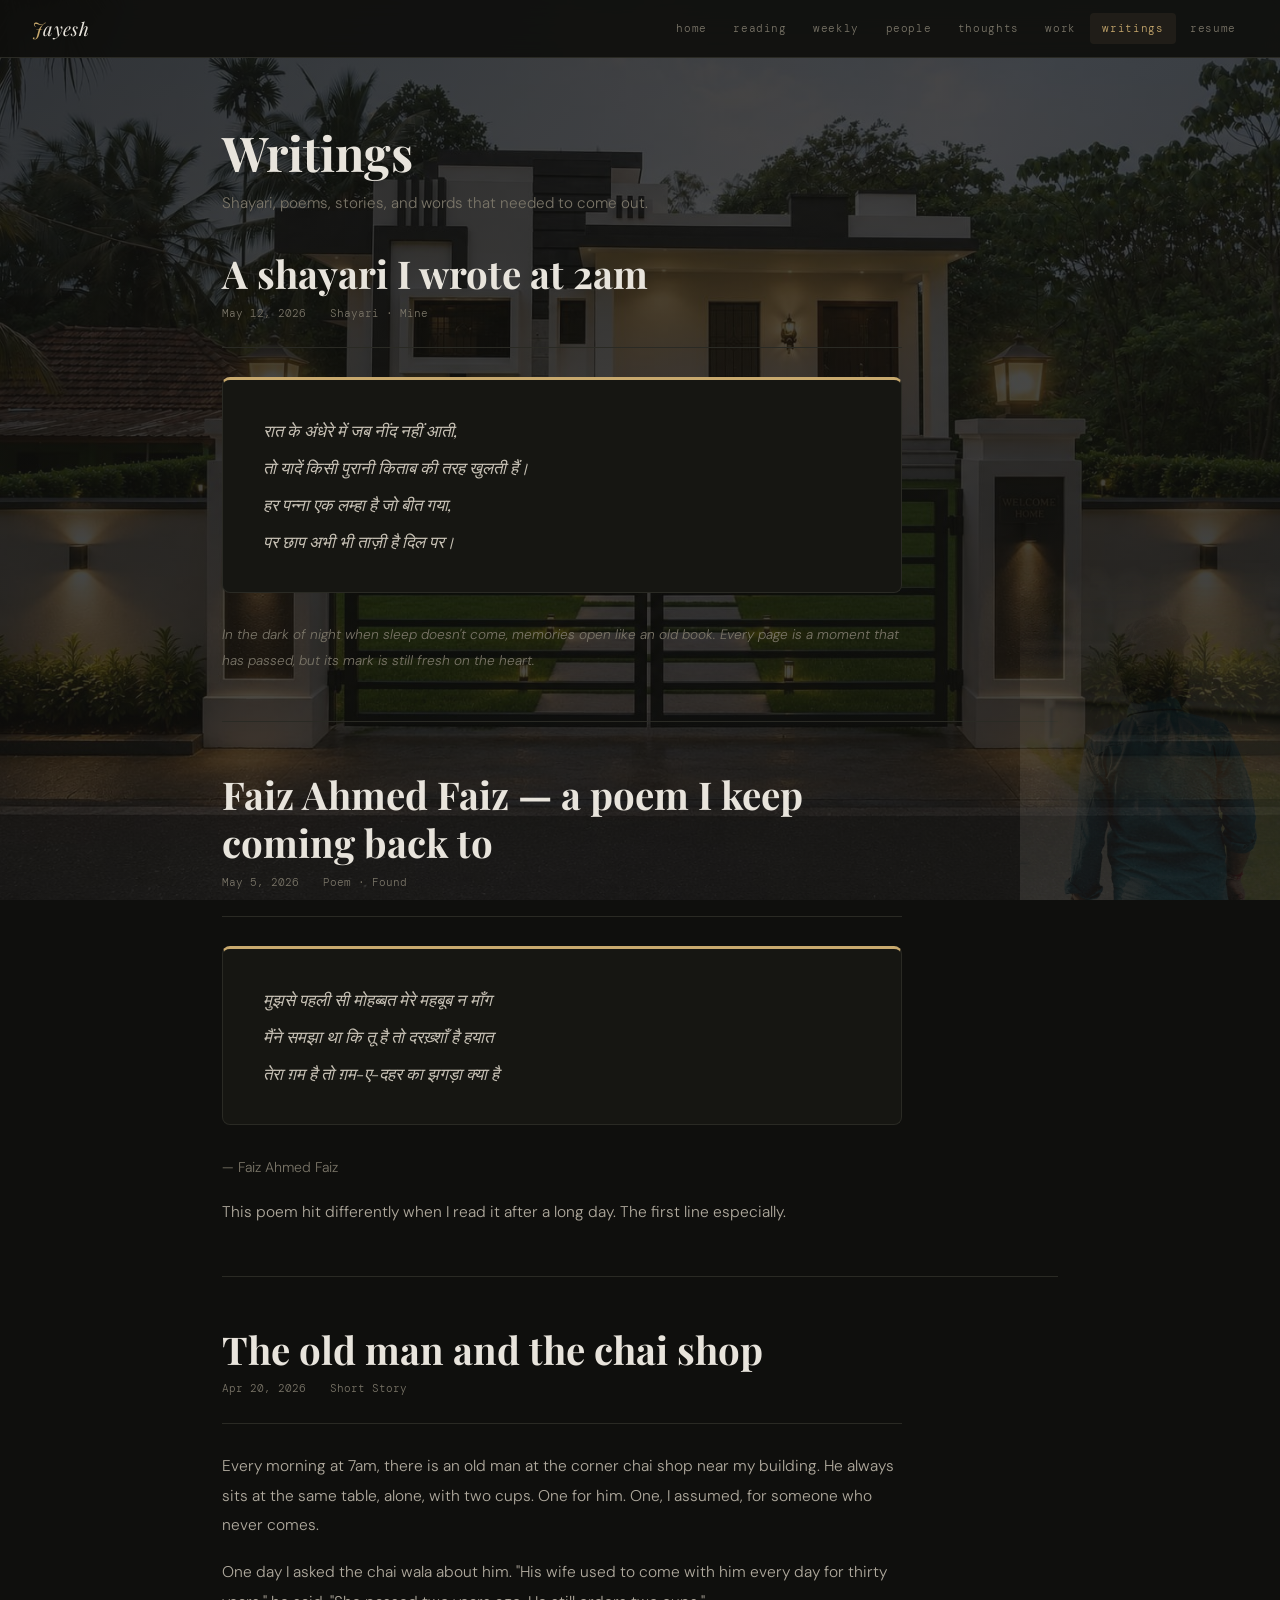
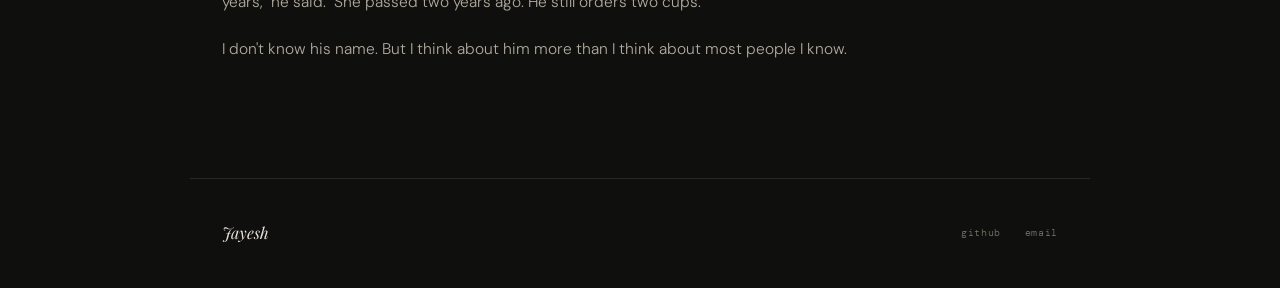
<file: writings.html>
<!DOCTYPE html>
<html lang="en">
<head>
  <meta charset="UTF-8" /><meta name="viewport" content="width=device-width, initial-scale=1.0" />
  <title>Writings — Jayesh</title>
  <link rel="stylesheet" href="css/style.css" />
</head>
<body>
  <div class="site-bg"></div>
  <div class="portrait-float"><img src="images/me.jpg" alt="" /></div>

  <header class="topbar">
    <div class="topbar-name"><span>J</span>ayesh</div>
    <nav class="topbar-nav">
      <a href="index.html">home</a>
      <a href="reading.html">reading</a>
      <a href="weekly.html">weekly</a>
      <a href="personalities.html">people</a>
      <a href="thoughts.html">thoughts</a>
      <a href="work.html">work</a>
      <a href="writings.html" class="active">writings</a>
      <a href="resume.html">resume</a>
    </nav>
  </header>

  <div class="page-header">
    <h2>Writings</h2>
    <p>Shayari, poems, stories, and words that needed to come out.</p>
  </div>

  <main class="container">

    <div class="post-body">
      <h1>A shayari I wrote at 2am</h1>
      <div class="post-meta"><span>May 12, 2026</span><span>Shayari · Mine</span></div>

      <div class="shayari">रात के अंधेरे में जब नींद नहीं आती,
तो यादें किसी पुरानी किताब की तरह खुलती हैं।
हर पन्ना एक लम्हा है जो बीत गया,
पर छाप अभी भी ताज़ी है दिल पर।</div>

      <p style="font-style:italic;font-size:0.85rem;color:var(--muted);">In the dark of night when sleep doesn't come, memories open like an old book. Every page is a moment that has passed, but its mark is still fresh on the heart.</p>
    </div>

    <hr style="border:none;border-top:1px solid var(--border);margin:3rem 0;" />

    <div class="post-body">
      <h1>Faiz Ahmed Faiz — a poem I keep coming back to</h1>
      <div class="post-meta"><span>May 5, 2026</span><span>Poem · Found</span></div>

      <div class="shayari">मुझसे पहली सी मोहब्बत मेरे महबूब न माँग
मैंने समझा था कि तू है तो दरख़्शाँ है हयात
तेरा ग़म है तो ग़म-ए-दहर का झगड़ा क्या है</div>

      <p style="font-size:0.88rem;color:var(--muted);">— Faiz Ahmed Faiz</p>
      <p>This poem hit differently when I read it after a long day. The first line especially.</p>
    </div>

    <hr style="border:none;border-top:1px solid var(--border);margin:3rem 0;" />

    <div class="post-body">
      <h1>The old man and the chai shop</h1>
      <div class="post-meta"><span>Apr 20, 2026</span><span>Short Story</span></div>

      <p>Every morning at 7am, there is an old man at the corner chai shop near my building. He always sits at the same table, alone, with two cups. One for him. One, I assumed, for someone who never comes.</p>
      <p>One day I asked the chai wala about him. "His wife used to come with him every day for thirty years," he said. "She passed two years ago. He still orders two cups."</p>
      <p>I don't know his name. But I think about him more than I think about most people I know.</p>
    </div>

    <!-- TO ADD: copy a post-body block, paste at top, write your content -->

  </main>

  <footer>
    <span class="foot-name">Jayesh</span>
    <div class="foot-links">
      <a href="https://github.com/Jayesh251" target="_blank">github</a>
      <a href="mailto:your@email.com">email</a>
    </div>
  </footer>
</body>
</html>
</file>
<file: css/style.css>
@import url('https://fonts.googleapis.com/css2?family=Playfair+Display:ital,wght@0,400;0,700;0,900;1,400;1,700&family=DM+Sans:wght@300;400;500&family=DM+Mono:wght@400;500&display=swap');

/* ==============================
   VARIABLES
   ============================== */
:root {
  --bg:        #0f0f0d;
  --bg2:       #161612;
  --bg3:       #1e1e19;
  --text:      #e8e4dc;
  --muted:     #7a7568;
  --faint:     #2e2e28;
  --accent:    #c8a96e;       /* warm gold */
  --accent2:   #8fb89a;       /* sage green */
  --border:    #2a2a24;
  --font-head: 'Playfair Display', Georgia, serif;
  --font-body: 'DM Sans', sans-serif;
  --font-mono: 'DM Mono', monospace;
  --max:       900px;
  --radius:    8px;
}

/* ==============================
   RESET
   ============================== */
*, *::before, *::after { box-sizing: border-box; margin: 0; padding: 0; }
html { font-size: 16px; scroll-behavior: smooth; }

body {
  background: var(--bg);
  color: var(--text);
  font-family: var(--font-body);
  font-weight: 300;
  line-height: 1.8;
  min-height: 100vh;
  overflow-x: hidden;
}

a { color: var(--accent); text-decoration: none; transition: color 0.2s; }
a:hover { color: var(--text); }

img { max-width: 100%; display: block; }

h1,h2,h3,h4 {
  font-family: var(--font-head);
  font-weight: 700;
  line-height: 1.25;
  color: var(--text);
}

p { color: #b0aa9e; margin-bottom: 1.1rem; }
strong { color: var(--text); font-weight: 500; }

/* ==============================
   BACKGROUND
   ============================== */
.site-bg {
  position: fixed;
  inset: 0;
  z-index: -2;
  background-image: url('../images/background.jpg');
  background-size: cover;
  background-position: center;
}

.site-bg::after {
  content: '';
  position: absolute;
  inset: 0;
  background: linear-gradient(
    135deg,
    rgba(15,15,13,0.82) 0%,
    rgba(15,15,13,0.74) 50%,
    rgba(15,15,13,0.82) 100%
  );
}

/* ==============================
   FLOATING PORTRAIT
   ============================== */
.portrait-float {
  position: fixed;
  bottom: 0;
  right: 0;
  width: 260px;
  z-index: 0;
  pointer-events: none;
  opacity: 0.13;
  mask-image: linear-gradient(to top, rgba(0,0,0,0.9) 0%, rgba(0,0,0,0.6) 60%, transparent 100%);
  -webkit-mask-image: linear-gradient(to top, rgba(0,0,0,0.9) 0%, rgba(0,0,0,0.6) 60%, transparent 100%);
}

.portrait-float img {
  width: 100%;
  filter: sepia(20%) contrast(1.1);
}

/* ==============================
   TOP BAR
   ============================== */
.topbar {
  position: sticky;
  top: 0;
  z-index: 100;
  background: rgba(15,15,13,0.92);
  backdrop-filter: blur(12px);
  border-bottom: 1px solid var(--border);
  padding: 0 2rem;
  display: flex;
  align-items: center;
  justify-content: space-between;
  height: 58px;
}

.topbar-name {
  font-family: var(--font-head);
  font-size: 1.15rem;
  font-style: italic;
  color: var(--text);
  letter-spacing: 0.02em;
}

.topbar-name span { color: var(--accent); }

.topbar-nav {
  display: flex;
  gap: 0.15rem;
  align-items: center;
}

.topbar-nav a {
  font-family: var(--font-mono);
  font-size: 0.68rem;
  text-transform: lowercase;
  letter-spacing: 0.06em;
  color: var(--muted);
  padding: 0.35rem 0.75rem;
  border-radius: 4px;
  transition: all 0.2s;
}

.topbar-nav a:hover,
.topbar-nav a.active {
  color: var(--accent);
  background: rgba(200,169,110,0.08);
}

/* ==============================
   HERO SECTION
   ============================== */
.hero {
  max-width: var(--max);
  margin: 0 auto;
  padding: 6rem 2rem 4rem;
  position: relative;
}

.hero-eyebrow {
  font-family: var(--font-mono);
  font-size: 0.7rem;
  text-transform: uppercase;
  letter-spacing: 0.2em;
  color: var(--accent);
  margin-bottom: 1.2rem;
  display: flex;
  align-items: center;
  gap: 0.8rem;
}

.hero-eyebrow::before {
  content: '';
  display: block;
  width: 32px;
  height: 1px;
  background: var(--accent);
}

.hero h1 {
  font-size: clamp(2.8rem, 6vw, 5rem);
  font-weight: 900;
  line-height: 1.05;
  margin-bottom: 1.5rem;
  letter-spacing: -0.02em;
}

.hero h1 em {
  font-style: italic;
  color: var(--accent);
  display: block;
}

.hero-desc {
  font-size: 1.05rem;
  max-width: 560px;
  color: #8a8478;
  line-height: 1.85;
  margin-bottom: 2.5rem;
  border-left: 2px solid var(--faint);
  padding-left: 1.2rem;
}

.hero-desc strong { color: #b0aa9e; }

/* Social links */
.social-links {
  display: flex;
  gap: 1rem;
  flex-wrap: wrap;
}

.social-link {
  display: flex;
  align-items: center;
  gap: 0.4rem;
  font-family: var(--font-mono);
  font-size: 0.7rem;
  letter-spacing: 0.08em;
  color: var(--muted);
  border: 1px solid var(--border);
  padding: 0.4rem 0.9rem;
  border-radius: 100px;
  transition: all 0.25s;
}

.social-link:hover {
  color: var(--accent);
  border-color: var(--accent);
  background: rgba(200,169,110,0.06);
}

.social-link svg {
  width: 13px; height: 13px;
  fill: currentColor;
  flex-shrink: 0;
}

/* ==============================
   DIVIDER
   ============================== */
.divider {
  max-width: var(--max);
  margin: 0 auto 3rem;
  padding: 0 2rem;
  display: flex;
  align-items: center;
  gap: 1rem;
}

.divider::before, .divider::after {
  content: '';
  flex: 1;
  height: 1px;
  background: var(--border);
}

.divider-text {
  font-family: var(--font-mono);
  font-size: 0.65rem;
  text-transform: uppercase;
  letter-spacing: 0.2em;
  color: var(--muted);
  white-space: nowrap;
}

/* ==============================
   CONTAINER
   ============================== */
.container {
  max-width: var(--max);
  margin: 0 auto;
  padding: 0 2rem 6rem;
}

/* ==============================
   SECTION LABEL
   ============================== */
.sec-label {
  font-family: var(--font-mono);
  font-size: 0.65rem;
  text-transform: uppercase;
  letter-spacing: 0.2em;
  color: var(--accent);
  margin-bottom: 1.5rem;
  display: flex;
  align-items: center;
  gap: 0.7rem;
}

.sec-label::after {
  content: '';
  flex: 1;
  height: 1px;
  background: var(--border);
  max-width: 80px;
}

/* ==============================
   POST CARDS GRID
   ============================== */
.cards {
  display: grid;
  grid-template-columns: 1fr 1fr;
  gap: 1px;
  background: var(--border);
  border: 1px solid var(--border);
  border-radius: var(--radius);
  overflow: hidden;
  margin-bottom: 4rem;
}

.card {
  background: var(--bg2);
  padding: 1.6rem 1.8rem;
  transition: background 0.2s;
  cursor: pointer;
  position: relative;
  overflow: hidden;
}

.card::before {
  content: '';
  position: absolute;
  top: 0; left: 0;
  width: 3px; height: 100%;
  background: var(--accent);
  transform: scaleY(0);
  transition: transform 0.25s ease;
  transform-origin: bottom;
}

.card:hover { background: var(--bg3); }
.card:hover::before { transform: scaleY(1); }

.card-tag {
  font-family: var(--font-mono);
  font-size: 0.6rem;
  text-transform: uppercase;
  letter-spacing: 0.12em;
  color: var(--accent2);
  margin-bottom: 0.6rem;
  display: block;
}

.card h4 {
  font-size: 0.98rem;
  font-weight: 700;
  margin-bottom: 0.4rem;
  color: var(--text);
}

.card h4 a { color: inherit; }
.card h4 a:hover { color: var(--accent); }

.card p {
  font-size: 0.82rem;
  color: var(--muted);
  margin: 0 0 0.7rem;
  line-height: 1.6;
}

.card-date {
  font-family: var(--font-mono);
  font-size: 0.6rem;
  color: #4a4840;
}

/* ==============================
   POST LIST (for section pages)
   ============================== */
.post-list {
  list-style: none;
}

.post-list li {
  display: flex;
  justify-content: space-between;
  align-items: baseline;
  gap: 1rem;
  padding: 1rem 0;
  border-bottom: 1px solid var(--border);
}

.post-list li:last-child { border-bottom: none; }

.post-list .title { font-size: 0.95rem; color: var(--text); }
.post-list .title:hover { color: var(--accent); }
.post-list .date {
  font-family: var(--font-mono);
  font-size: 0.62rem;
  color: var(--muted);
  white-space: nowrap;
}

/* ==============================
   PAGE HEADER
   ============================== */
.page-header {
  max-width: var(--max);
  margin: 0 auto;
  padding: 4rem 2rem 2rem;
}

.page-header h2 {
  font-size: clamp(1.8rem, 4vw, 3rem);
  margin-bottom: 0.5rem;
}

.page-header p {
  color: var(--muted);
  font-size: 0.95rem;
  margin: 0;
}

/* ==============================
   POST CONTENT
   ============================== */
.post-body {
  max-width: 680px;
}

.post-body h1 {
  font-size: clamp(1.6rem, 3vw, 2.4rem);
  margin-bottom: 0.4rem;
}

.post-meta {
  font-family: var(--font-mono);
  font-size: 0.68rem;
  color: var(--muted);
  padding-bottom: 1.5rem;
  margin-bottom: 1.8rem;
  border-bottom: 1px solid var(--border);
  display: flex;
  gap: 1.5rem;
  flex-wrap: wrap;
}

.post-body p { font-size: 0.97rem; line-height: 1.9; }

.post-body img {
  width: 100%;
  border-radius: var(--radius);
  border: 1px solid var(--border);
  margin: 1.5rem 0;
}

.post-body blockquote {
  border-left: 3px solid var(--accent);
  padding: 0.8rem 1.4rem;
  margin: 1.8rem 0;
  background: var(--bg2);
  border-radius: 0 var(--radius) var(--radius) 0;
  font-style: italic;
  color: var(--muted);
}

/* ==============================
   SHAYARI BLOCK
   ============================== */
.shayari {
  background: var(--bg2);
  border: 1px solid var(--border);
  border-top: 3px solid var(--accent);
  border-radius: var(--radius);
  padding: 2rem 2.5rem;
  margin: 1.8rem 0;
  font-family: var(--font-head);
  font-style: italic;
  font-size: 1.05rem;
  line-height: 2.2;
  color: #c8c2b6;
  white-space: pre-line;
}

/* ==============================
   READING STATUS BADGES
   ============================== */
.badge {
  font-family: var(--font-mono);
  font-size: 0.6rem;
  text-transform: uppercase;
  letter-spacing: 0.08em;
  padding: 0.2rem 0.6rem;
  border-radius: 100px;
  display: inline-block;
  margin-bottom: 0.4rem;
}

.badge-reading { background: rgba(143,184,154,0.15); color: var(--accent2); border: 1px solid rgba(143,184,154,0.3); }
.badge-done    { background: rgba(200,169,110,0.12); color: var(--accent); border: 1px solid rgba(200,169,110,0.25); }
.badge-want    { background: rgba(120,120,120,0.12); color: var(--muted); border: 1px solid var(--border); }

.reading-item {
  padding: 1.2rem 0;
  border-bottom: 1px solid var(--border);
}

.reading-item h4 { font-size: 0.98rem; margin-bottom: 0.2rem; }
.reading-item .author { font-size: 0.8rem; color: var(--muted); margin-bottom: 0.5rem; }
.reading-item .note { font-size: 0.88rem; }

/* ==============================
   PERSONALITY CARD
   ============================== */
.person-card {
  display: grid;
  grid-template-columns: 72px 1fr;
  gap: 1.4rem;
  align-items: start;
  padding: 1.5rem;
  background: var(--bg2);
  border: 1px solid var(--border);
  border-radius: var(--radius);
  margin-bottom: 1.2rem;
  transition: border-color 0.2s;
}

.person-card:hover { border-color: var(--accent); }

.person-avatar {
  width: 72px; height: 72px;
  border-radius: 50%;
  background: var(--bg3);
  border: 2px solid var(--border);
  display: flex; align-items: center; justify-content: center;
  font-family: var(--font-head);
  font-size: 1.3rem;
  color: var(--accent);
  flex-shrink: 0;
  overflow: hidden;
}

.person-avatar img { width: 100%; height: 100%; object-fit: cover; }

.person-card h4 { font-size: 1rem; margin-bottom: 0.15rem; }
.person-card .role { font-family: var(--font-mono); font-size: 0.65rem; color: var(--accent); letter-spacing: 0.08em; margin-bottom: 0.6rem; display: block; }
.person-card p { font-size: 0.88rem; margin: 0; }

/* ==============================
   RESUME
   ============================== */
.resume-block { margin-bottom: 3rem; }
.resume-block h3 {
  font-size: 0.65rem;
  font-family: var(--font-mono);
  text-transform: uppercase;
  letter-spacing: 0.2em;
  color: var(--accent);
  border-bottom: 1px solid var(--border);
  padding-bottom: 0.6rem;
  margin-bottom: 1.2rem;
}

.job { margin-bottom: 1.5rem; }
.job .title { font-size: 1rem; font-weight: 600; color: var(--text); }
.job .company { color: var(--accent); font-size: 0.88rem; }
.job .period { font-family: var(--font-mono); font-size: 0.65rem; color: var(--muted); margin-bottom: 0.5rem; }
.job ul { padding-left: 1.3rem; }
.job ul li { font-size: 0.88rem; color: #8a8478; margin-bottom: 0.3rem; }

/* ==============================
   NEWSPAPER
   ============================== */
.news-item { margin-bottom: 2.5rem; padding-bottom: 2.5rem; border-bottom: 1px solid var(--border); }
.news-item h3 { font-size: 1.1rem; margin-bottom: 0.3rem; }
.news-item .source { font-family: var(--font-mono); font-size: 0.65rem; color: var(--accent); margin-bottom: 0.8rem; display: block; }
.news-item img { border-radius: var(--radius); border: 1px solid var(--border); margin: 0.8rem 0; }

/* ==============================
   FOOTER
   ============================== */
footer {
  border-top: 1px solid var(--border);
  padding: 2.5rem 2rem;
  max-width: var(--max);
  margin: 0 auto;
  display: flex;
  justify-content: space-between;
  align-items: center;
  flex-wrap: wrap;
  gap: 1rem;
}

footer .foot-name {
  font-family: var(--font-head);
  font-style: italic;
  color: var(--text);
  font-size: 1rem;
}

footer .foot-links {
  display: flex; gap: 1.5rem;
}

footer .foot-links a {
  font-family: var(--font-mono);
  font-size: 0.65rem;
  color: var(--muted);
  letter-spacing: 0.06em;
}

footer .foot-links a:hover { color: var(--accent); }

/* ==============================
   ANIMATIONS
   ============================== */
@keyframes fadeUp {
  from { opacity: 0; transform: translateY(20px); }
  to   { opacity: 1; transform: translateY(0); }
}

.hero-eyebrow { animation: fadeUp 0.6s ease both; }
.hero h1      { animation: fadeUp 0.6s 0.1s ease both; }
.hero-desc    { animation: fadeUp 0.6s 0.2s ease both; }
.social-links { animation: fadeUp 0.6s 0.3s ease both; }

/* ==============================
   RESPONSIVE
   ============================== */
@media (max-width: 680px) {
  .cards { grid-template-columns: 1fr; }
  .topbar-nav { display: none; }
  .portrait-float { width: 160px; opacity: 0.1; }
  .hero { padding: 4rem 1.5rem 3rem; }
  footer { flex-direction: column; align-items: flex-start; }
  .person-card { grid-template-columns: 1fr; }
}
</file>
